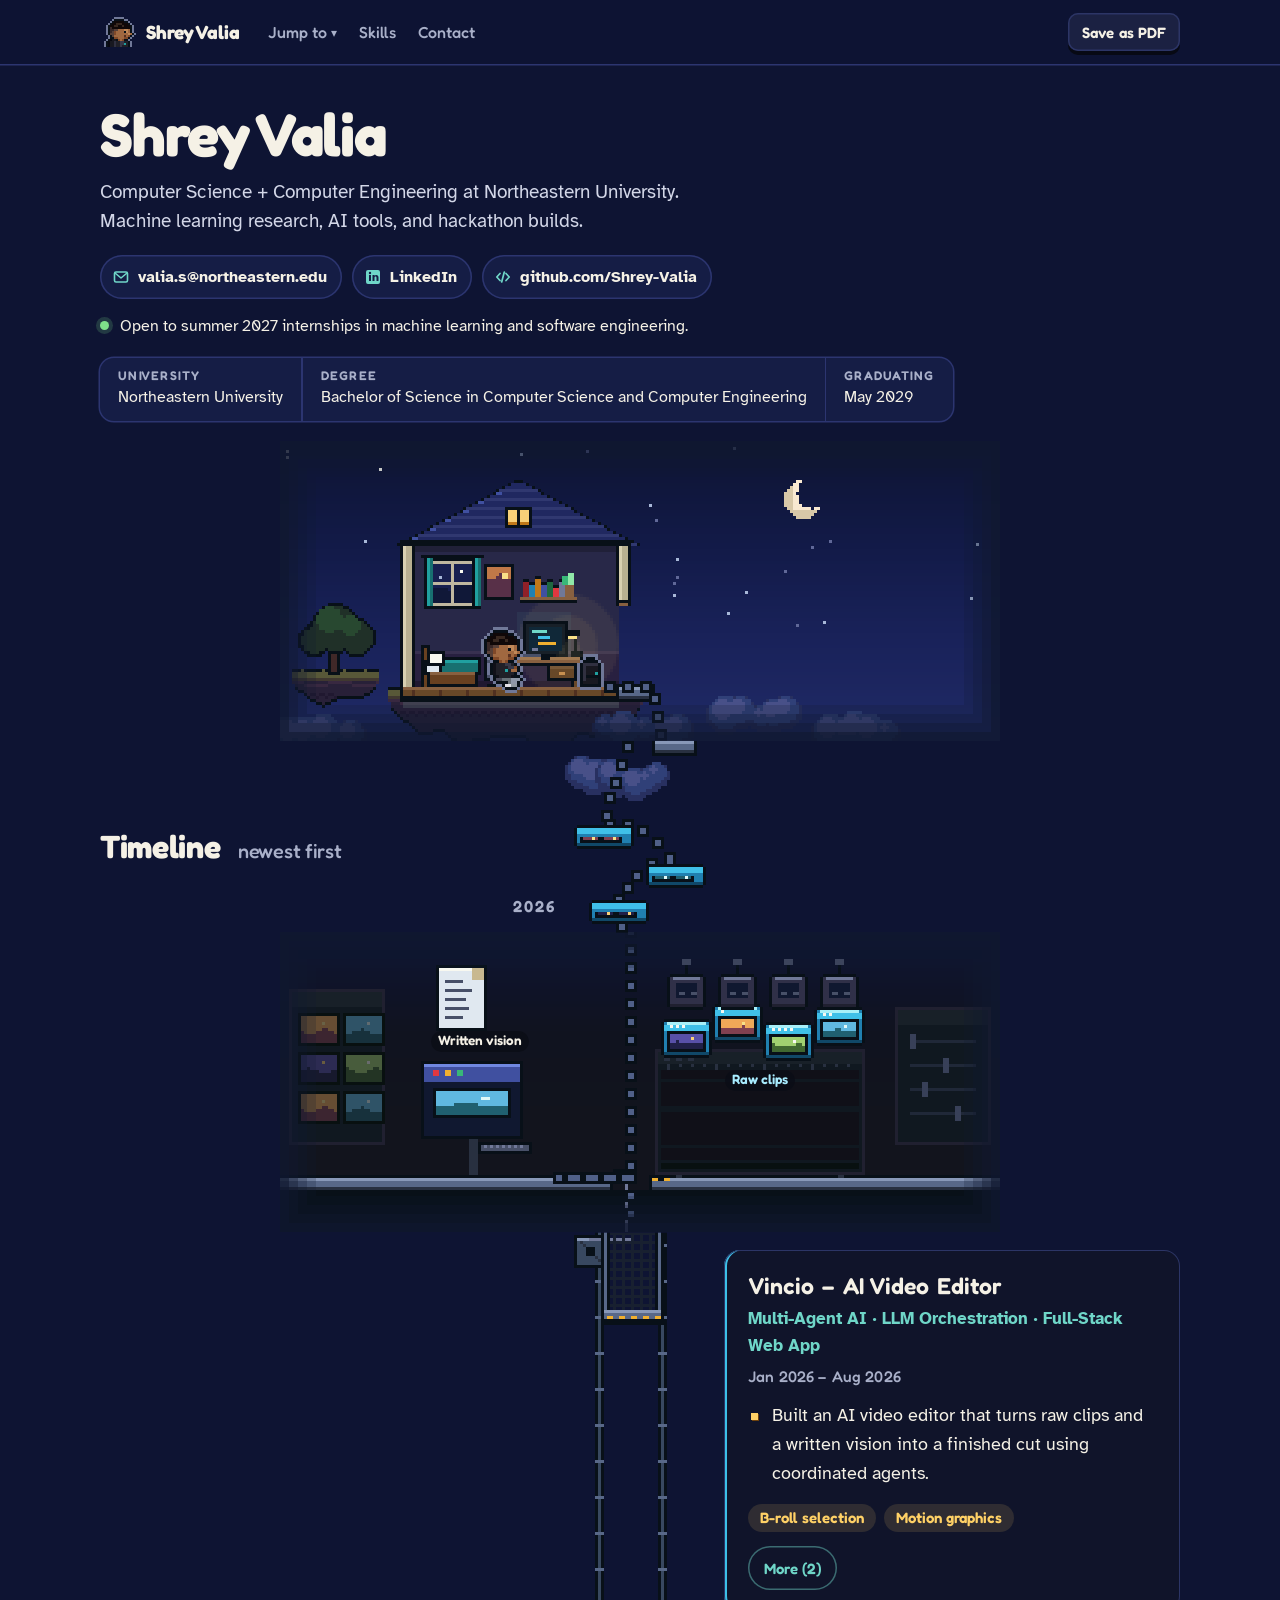
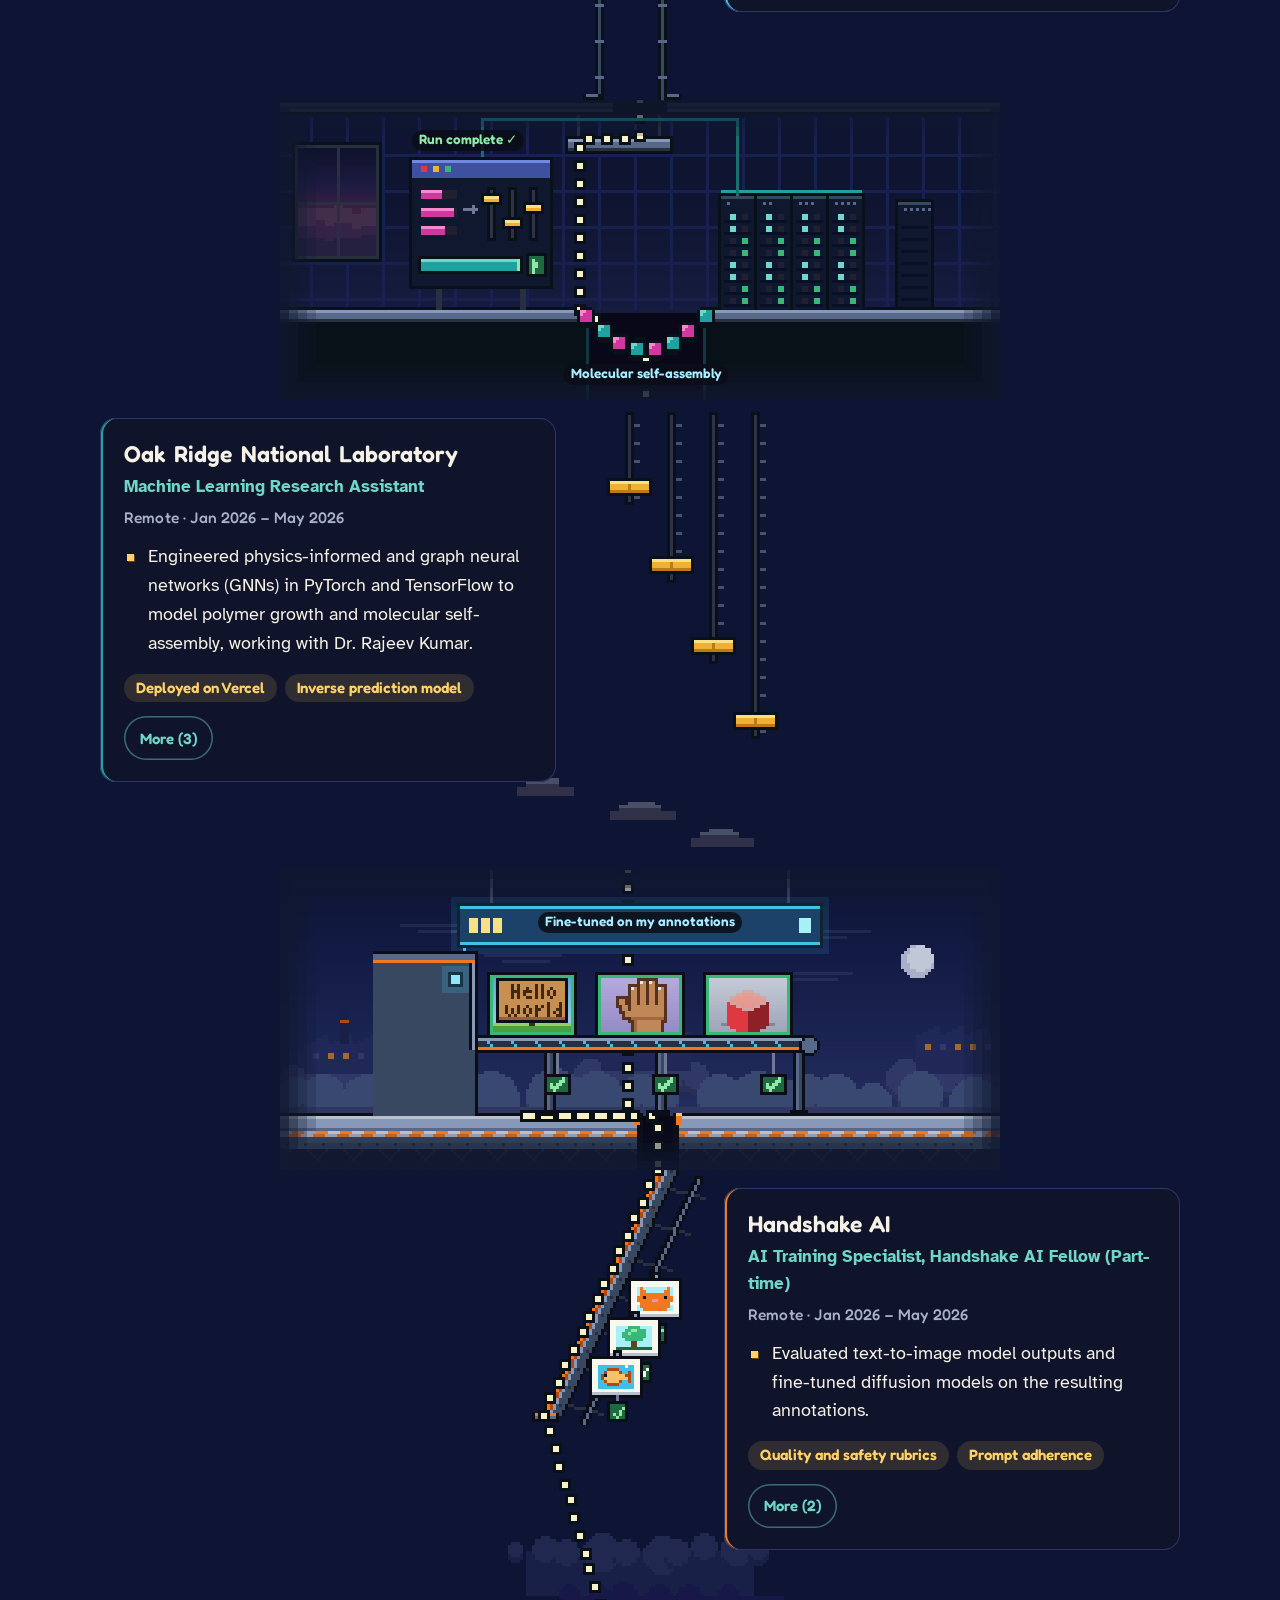
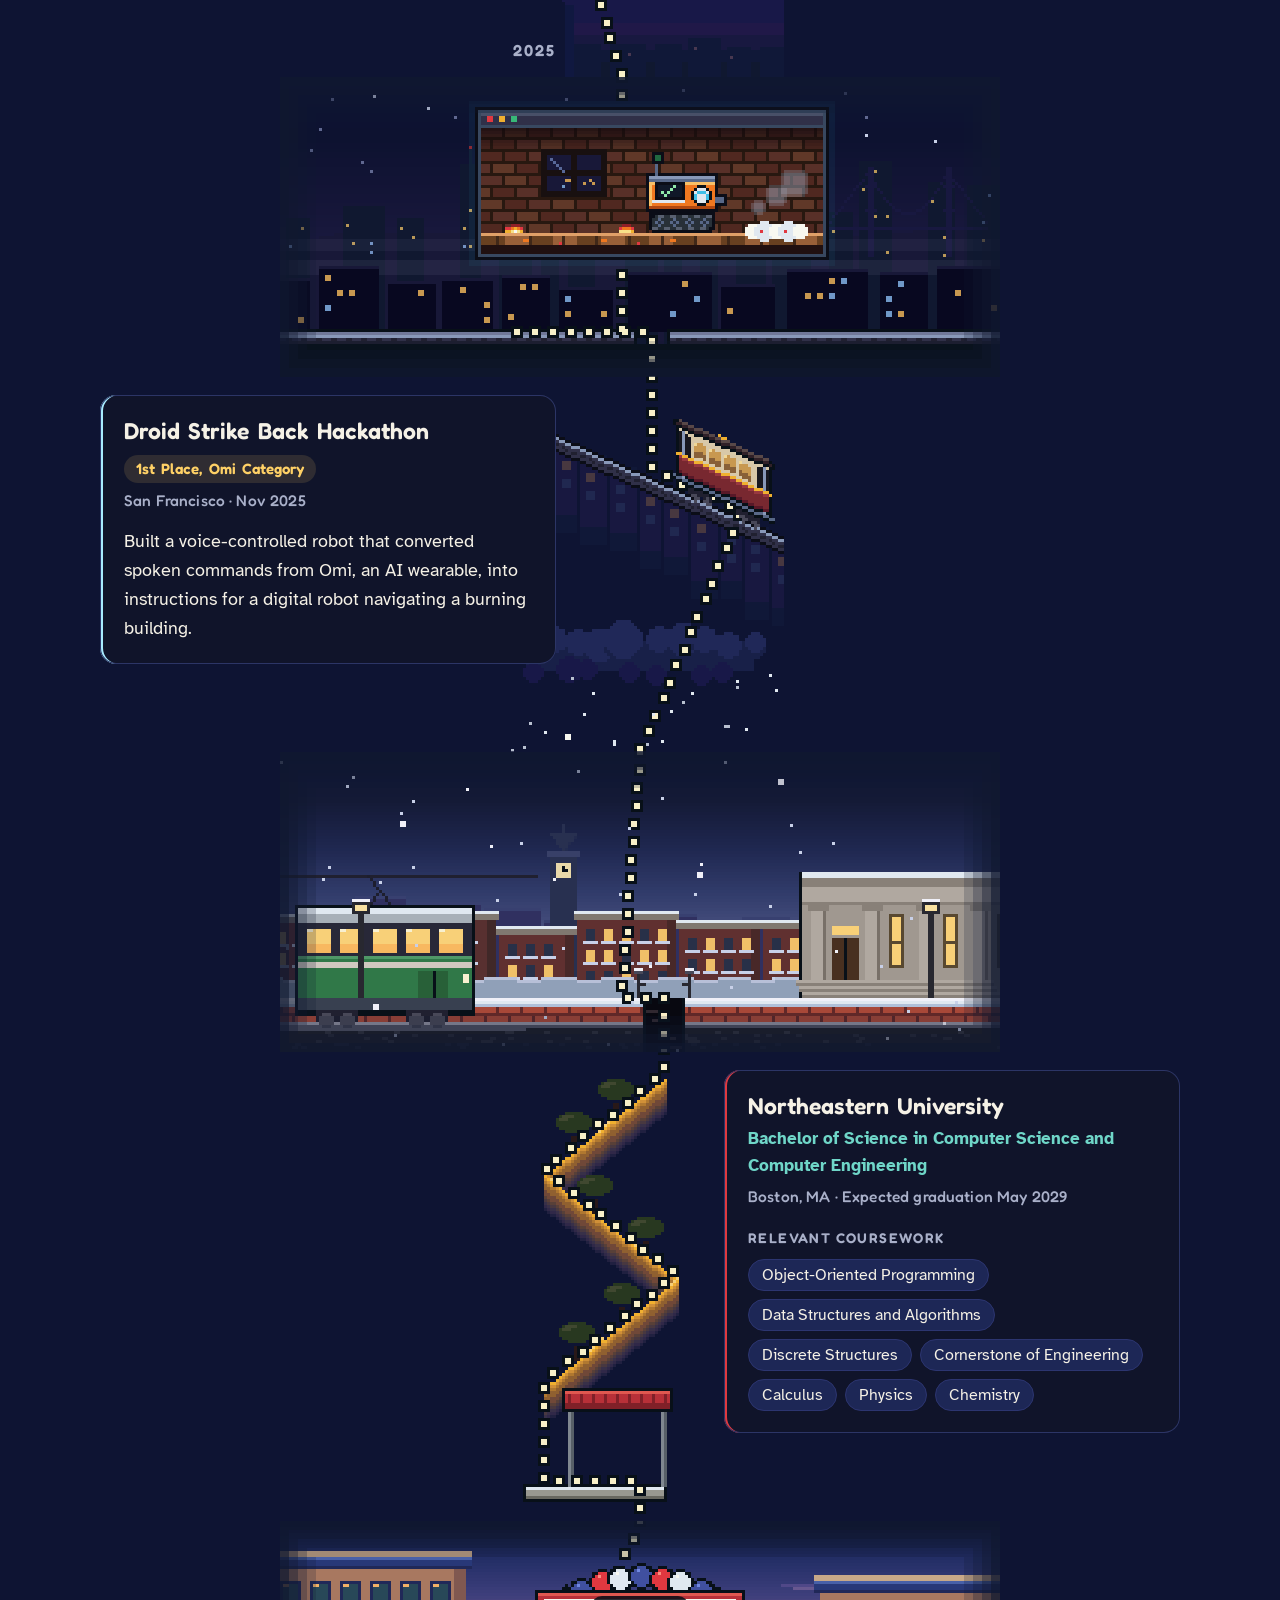
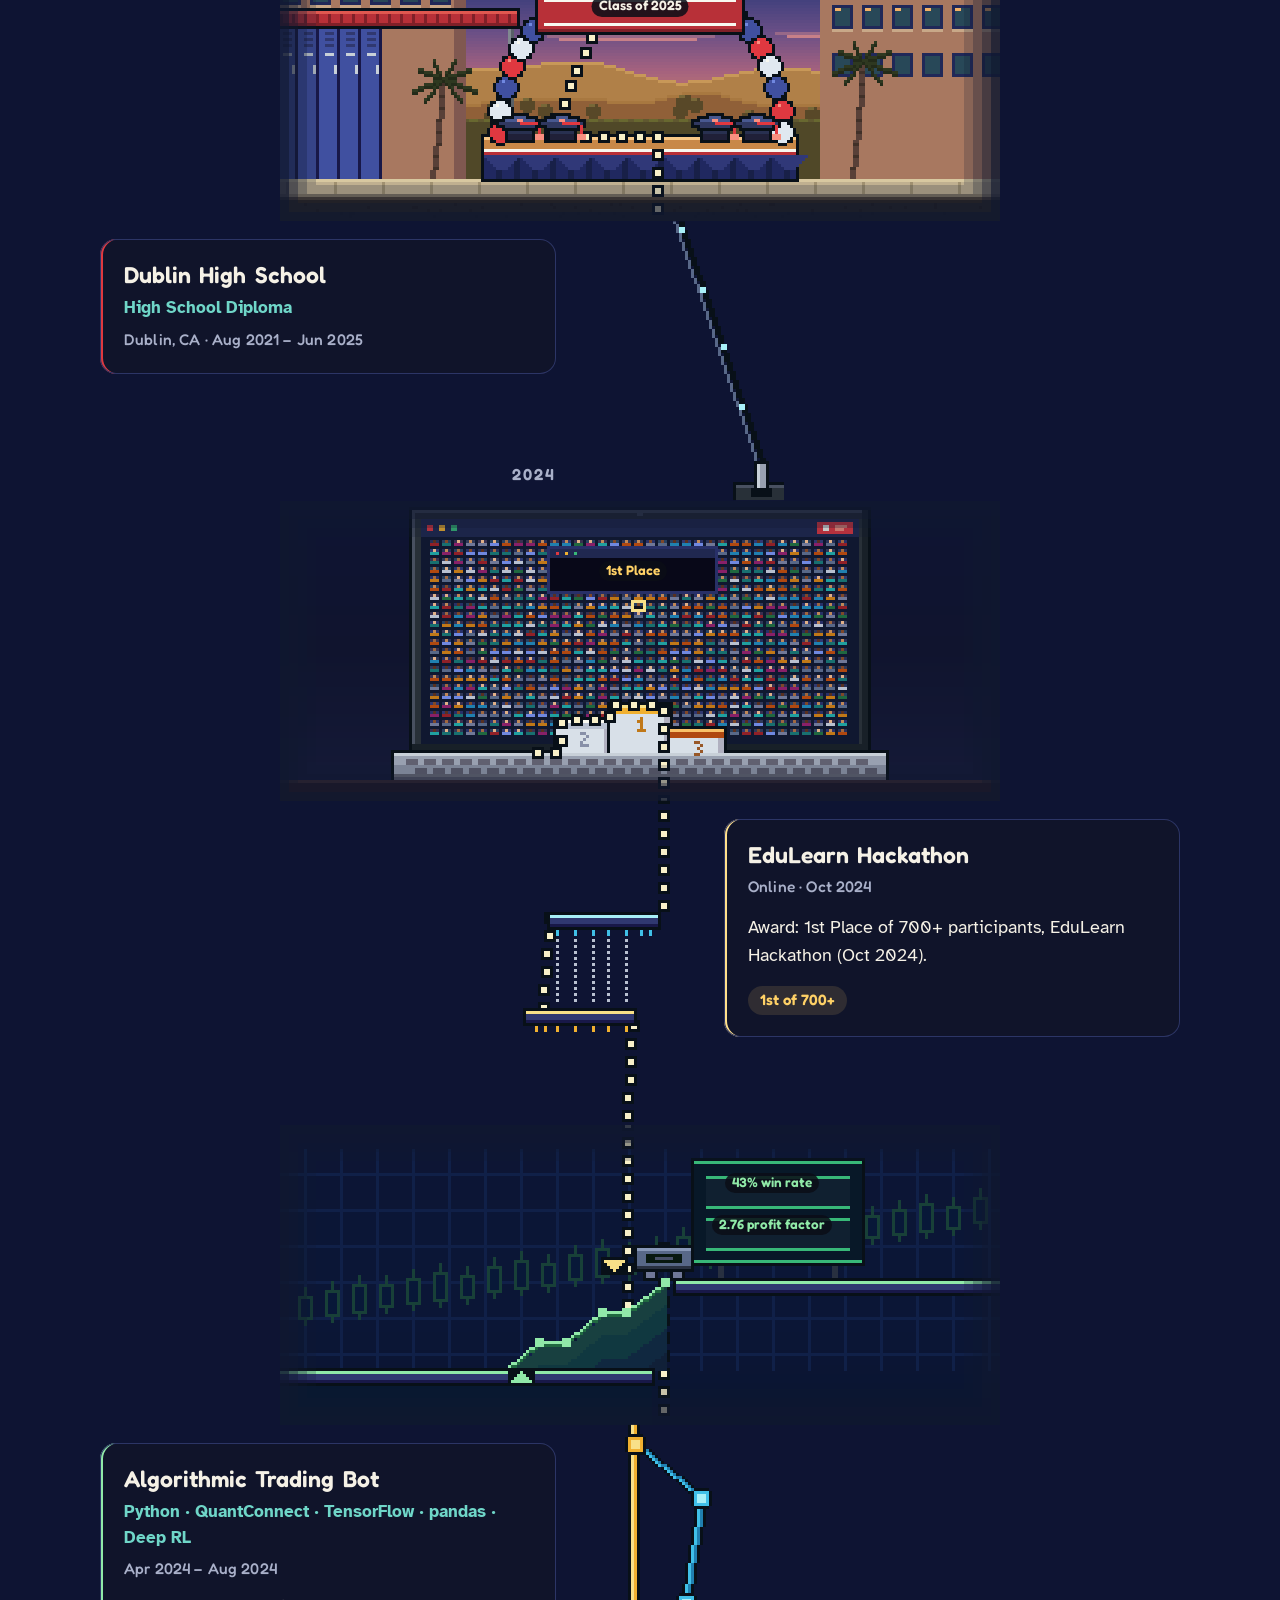
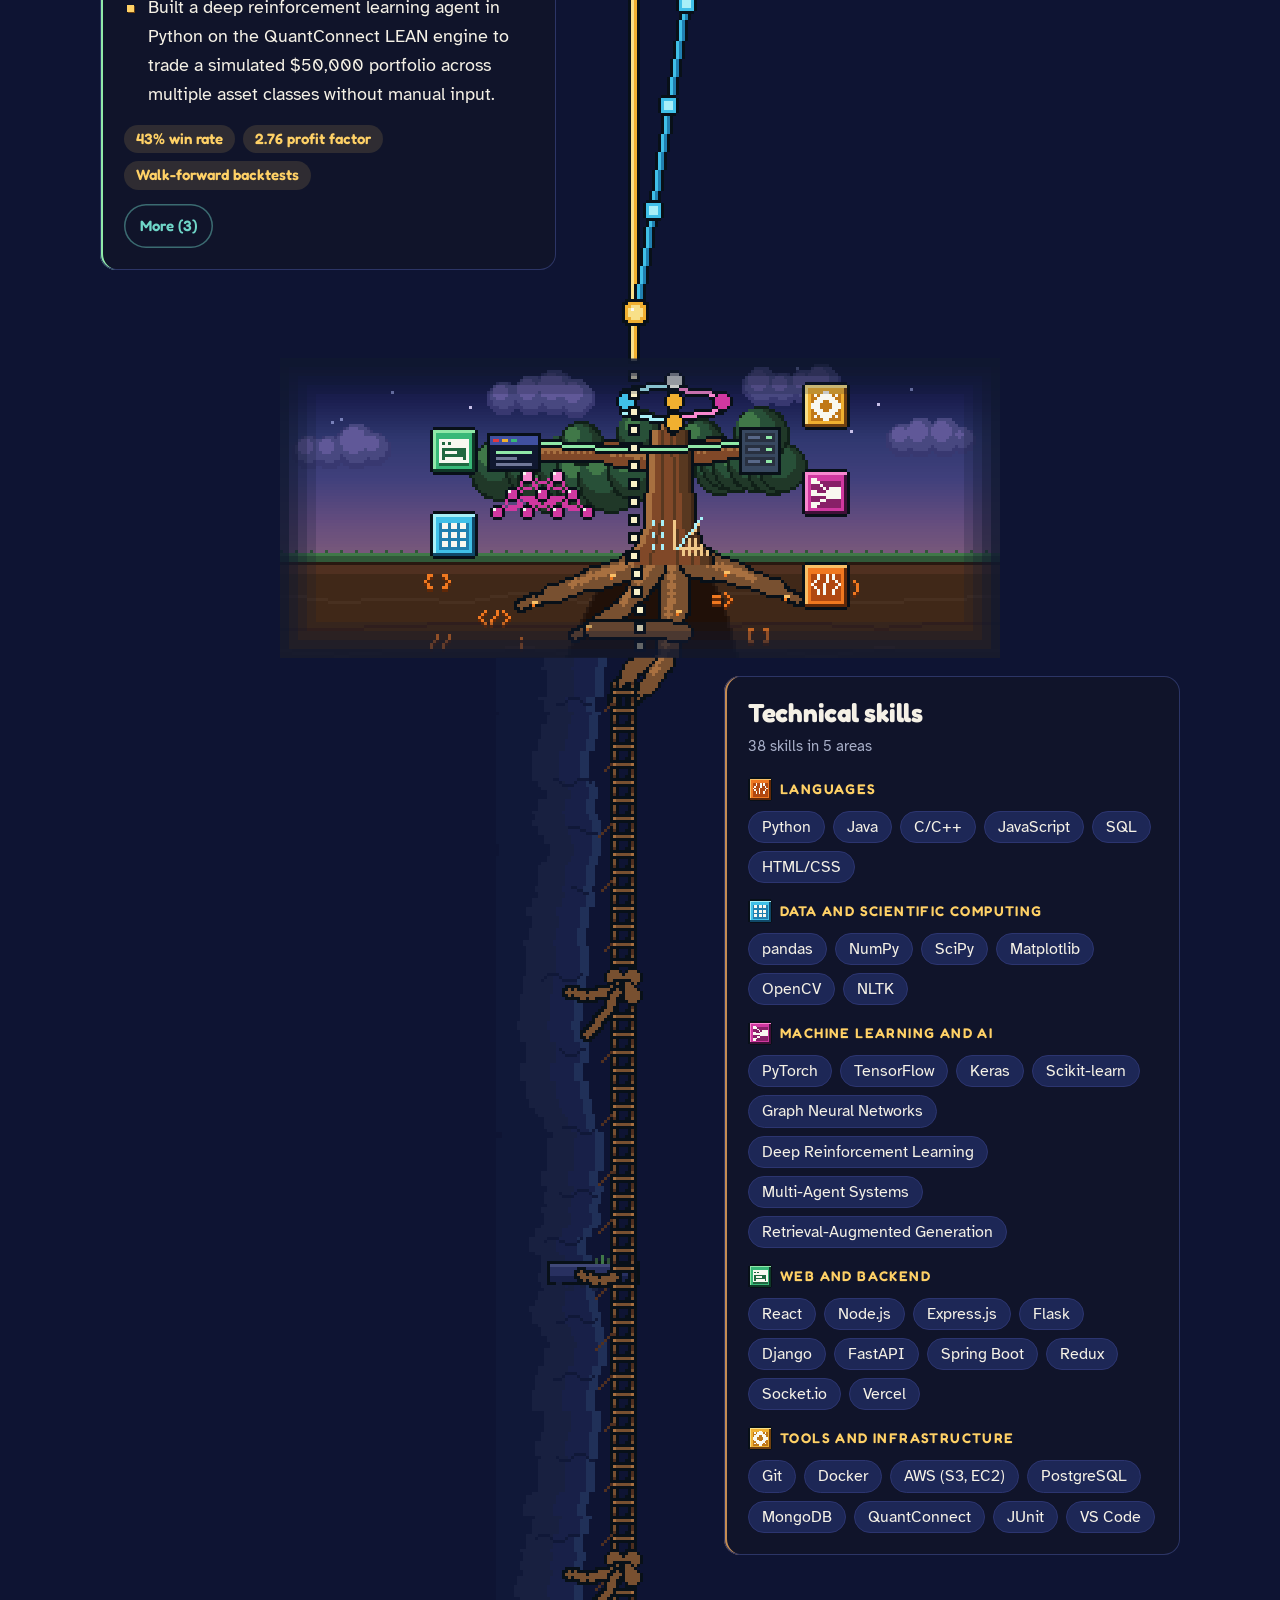
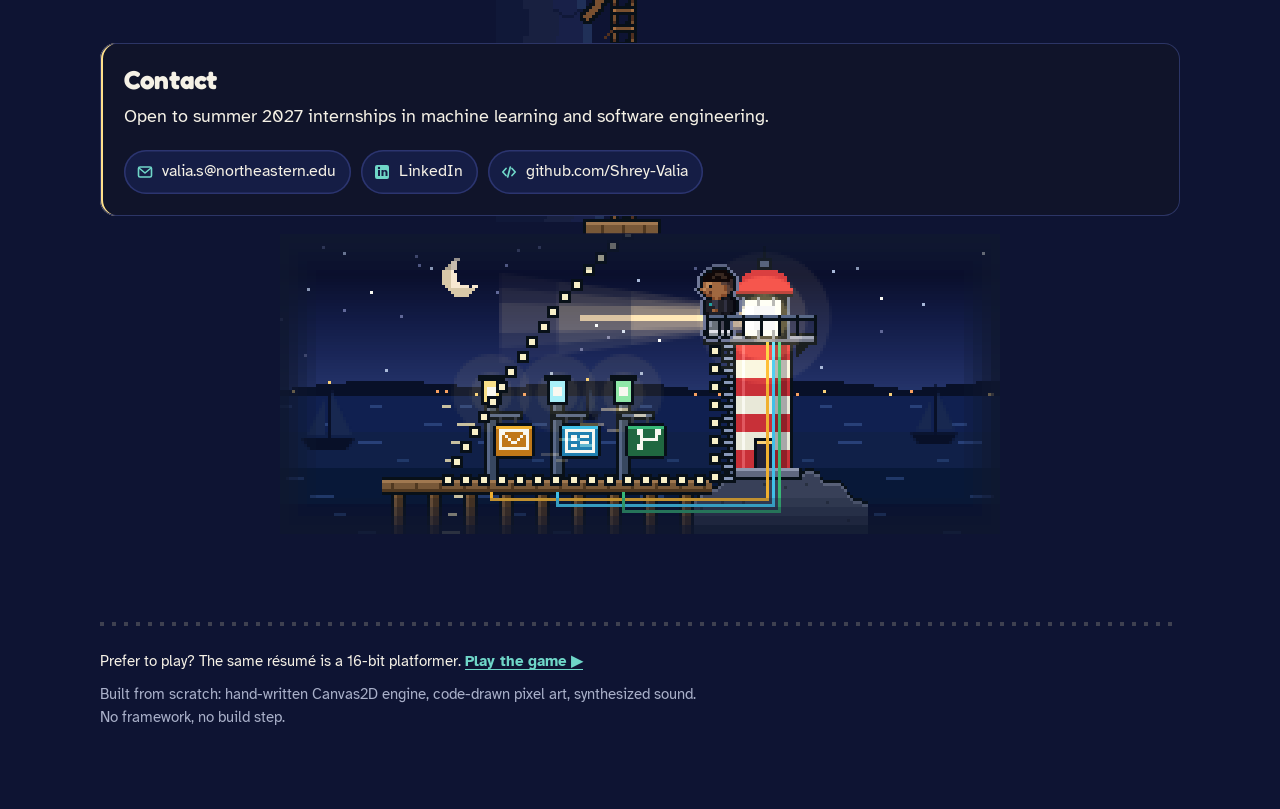
<file: index.html>
<!DOCTYPE html>
<html lang="en">
<head>
<meta charset="utf-8">
<meta name="viewport" content="width=device-width, initial-scale=1, viewport-fit=cover">
<title>Shrey Valia · CS + CE @ Northeastern · ML research</title>
<meta name="description" content="Shrey Valia: Computer Science + Computer Engineering at Northeastern. Machine learning research at Oak Ridge National Laboratory, AI tools, and hackathon wins, as a scrolling pixel-art timeline. The résumé is also a playable 16-bit game.">
<meta name="author" content="Shrey Valia">
<meta name="theme-color" content="#0b0d17">
<link rel="icon" href="data:image/svg+xml,%3Csvg xmlns='http://www.w3.org/2000/svg' viewBox='0 0 16 16' shape-rendering='crispEdges'%3E%3Crect width='16' height='16' fill='%232c3570'/%3E%3Crect x='1' y='1' width='14' height='14' fill='%230f1430'/%3E%3Cpath d='M4 5h1v1h1v1h1v1H6v1H5v1H4V9h1V8h1V7H5V6H4z M8 10h4v1H8z' fill='%236fd6c8'/%3E%3C/svg%3E">
<meta property="og:type" content="website">
<meta property="og:title" content="Shrey Valia · Portfolio">
<meta property="og:description" content="Shrey Valia's work as a scrolling pixel-art timeline: ML research at Oak Ridge National Laboratory, AI projects, hackathon wins. Also playable as a 16-bit game.">

<!-- Boot guard. The page is a plain résumé until the scripts prove they run:
     `js` is added only where ES modules work and we're served over http(s);
     if the app hasn't reported ready in 8 s, the plain résumé comes back.
     The website is the landing view; #play, ?play or ?level= open the game.
     Set here so the first paint is already right; js/ui/page.js applies the
     same rule (mirror DEFAULT_VIEW in js/boot.js if that ever changes). -->
<script>
  (function () {
    var root = document.documentElement;
    if (location.protocol === 'file:') { root.classList.add('file-proto'); return; }
    if (!('noModule' in HTMLScriptElement.prototype)) return;
    root.classList.add('js');
    // CSS px per game px at each breakpoint, rounded as the timeline engine rounds it
    var dpr = window.devicePixelRatio || 1;
    [['--k2', 2], ['--k25', 2.5], ['--k3', 3]].forEach(function (g) { root.style.setProperty(g[0], String(Math.max(1, Math.round(g[1] * dpr)) / dpr)); });
    if (location.hash !== '#play' && !/[?&](play|level)\b/.test(location.search)) root.classList.add('view-page');
    setTimeout(function () {
      if (!root.classList.contains('app-ready')) root.classList.remove('js');
    }, 8000);
  })();
</script>

<link rel="preconnect" href="https://fonts.googleapis.com">
<link rel="preconnect" href="https://fonts.gstatic.com" crossorigin>
<link href="https://fonts.googleapis.com/css2?family=Atkinson+Hyperlegible:ital,wght@0,400;0,700;1,400&family=Fredoka:wght@500;600;700&display=swap" rel="stylesheet">
<link rel="stylesheet" href="css/base.css">
<link rel="stylesheet" href="css/resume.css">
<link rel="stylesheet" href="css/timeline.css" media="screen">
<link rel="stylesheet" href="css/track.css" media="screen">
<link rel="stylesheet" href="css/game.css">

<script type="application/ld+json">
{
  "@context": "https://schema.org",
  "@type": "Person",
  "name": "Shrey Valia",
  "email": "mailto:valia.s@northeastern.edu",
  "address": { "@type": "PostalAddress", "addressLocality": "Dublin", "addressRegion": "CA" },
  "alumniOf": [{ "@type": "CollegeOrUniversity", "name": "Northeastern University" }],
  "sameAs": ["https://www.linkedin.com/in/shrey-valia-7a0041267/", "https://github.com/Shrey-Valia"]
}
</script>
</head>
<body>

<a class="skip" id="skip" href="#timeline">Skip to timeline</a>

<noscript>
  <p class="banner">Turn on JavaScript for the scrolling pixel timeline (and the game). The full résumé is below.</p>
</noscript>
<p class="banner banner--file">To play the game, serve this folder (<code>python3 -m http.server 4173</code>) and open localhost:4173. The full résumé is below.</p>

<!-- ═══ GAME SHELL (hidden unless html.js) ═══════════════════════════════ -->
<div class="game" id="game">
  <div class="stage" id="stage" tabindex="-1">
    <div class="viewport" id="viewport">
      <canvas id="screen" aria-hidden="true"></canvas>

      <div class="hud" id="hud" hidden>
        <div class="hud__left">
          <span class="hud__item hud__lives" title="Lives"><i class="ico ico--head" aria-hidden="true"></i><span class="sr-only">Lives </span>×<b id="hud-lives">5</b></span>
          <span class="hud__item hud__coffee" id="hud-coffee" title="Coffee shield"><i class="ico ico--coffee" aria-hidden="true"></i><span class="sr-only">Coffee shield</span></span>
          <span class="hud__item" title="Bits"><i class="ico ico--bit" aria-hidden="true"></i><span class="sr-only">Bits </span><b id="hud-bits">000</b></span>
          <span class="hud__item hud__facts" title="Facts discovered"><span class="hud__label">Facts</span> <b id="hud-facts">0/34</b></span>
          <span class="hud__item hud__node" id="hud-node"></span>
        </div>
        <div class="hud__right">
          <button class="hud__btn hud__btn--resume" type="button" data-action="resume" aria-keyshortcuts="R"><span class="hud__btn-label">Résumé</span><kbd>R</kbd></button>
          <button class="hud__btn" type="button" data-action="map" aria-keyshortcuts="M"><span class="hud__btn-label">Map</span><kbd>M</kbd></button>
          <button class="hud__btn" type="button" data-action="mute" aria-keyshortcuts="N" aria-pressed="false" id="hud-mute"><span class="hud__btn-label" id="hud-mute-label">Sound off</span><kbd>N</kbd></button>
          <button class="hud__btn" type="button" data-action="pause" aria-keyshortcuts="P"><span class="hud__btn-label">Pause</span><kbd>P</kbd></button>
        </div>
      </div>

      <p class="node-banner" id="node-banner" aria-live="polite"></p>
      <div class="toasts" id="toasts" role="status"></div>

      <!-- title screen: plain HTML so it paints before the art compiles -->
      <section class="title" id="title" aria-labelledby="title-name">
        <div class="title__panel">
          <p class="title__kicker">A playable résumé</p>
          <h1 class="title__name" id="title-name">Shrey Valia</h1>
          <p class="title__pitch">CS + CE @ Northeastern · ML research, AI tools and hackathon builds</p>
          <div class="title__actions">
            <button class="pbtn pbtn--primary" type="button" id="title-play">▶ Play</button>
            <a class="pbtn" href="#page" id="title-page">View as website</a>
          </div>
          <p class="title__links">
            <a href="mailto:valia.s@northeastern.edu">Email</a> ·
            <a href="https://www.linkedin.com/in/shrey-valia-7a0041267/" rel="me">LinkedIn</a> ·
            <a href="https://github.com/Shrey-Valia" rel="me">GitHub</a>
          </p>
          <p class="title__help"><span class="when-keys">Arrow keys to move and jump · ↓ to enter ports · R for the résumé, anytime</span><span class="when-touch">Tap a place on the map to travel · the résumé is always one tap away</span></p>
        </div>
      </section>

      <!-- touch controls (coarse pointers only) -->
      <div class="touch" id="touch" aria-hidden="true">
        <div class="touch__pad">
          <span class="touch__key touch__key--up" data-key="up jump"></span>
          <span class="touch__key touch__key--left" data-key="left"></span>
          <span class="touch__key touch__key--right" data-key="right"></span>
          <span class="touch__key touch__key--down" data-key="down"></span>
        </div>
        <div class="touch__buttons">
          <span class="touch__btn touch__btn--b" data-key="run">B</span>
          <span class="touch__btn touch__btn--a" data-key="jump">A</span>
        </div>
      </div>
    </div>

    <div class="rotate" id="rotate">
      <p class="rotate__icon" aria-hidden="true">⟲</p>
      <p class="rotate__text">Turn your phone sideways to play.</p>
      <div class="rotate__actions">
        <a class="pbtn pbtn--primary" href="#page">View as website</a>
        <button class="pbtn" type="button" id="rotate-play">Play anyway</button>
      </div>
    </div>
  </div>

  <dialog class="card" id="card" aria-labelledby="card-title">
    <p class="card__kicker" id="card-kicker"></p>
    <h2 class="card__title" id="card-title"></h2>
    <div class="card__body" id="card-body"></div>
    <div class="card__foot">
      <span class="card__count" id="card-count"></span>
      <button class="pbtn pbtn--primary" type="button" id="card-ok">Continue ▶</button>
    </div>
  </dialog>

  <dialog class="menu" id="pause" aria-labelledby="pause-title">
    <h2 class="menu__title" id="pause-title">Paused</h2>
    <div class="menu__list">
      <button class="pbtn pbtn--primary" type="button" data-menu="continue">Back to game</button>
      <button class="pbtn" type="button" data-menu="map">Return to map</button>
      <button class="pbtn" type="button" data-menu="resume">Read résumé</button>
      <button class="pbtn" type="button" data-menu="mute" id="menu-mute">Sound: off</button>
      <button class="pbtn" type="button" data-menu="assist" id="menu-assist">Assist mode: off</button>
      <button class="pbtn" type="button" data-menu="skip" id="menu-skip" hidden>Skip this level</button>
      <button class="pbtn pbtn--quiet" type="button" data-menu="reset">Reset progress</button>
    </div>
    <p class="menu__keys">Move ← → · Jump ↑ or Space · Run Shift · Enter a port ↓ · Read a sign Enter · Drop through ↓ + Space · Résumé R · Map M · Sound N</p>
  </dialog>

  <dialog class="menu menu--tally" id="tally" aria-labelledby="tally-title">
    <p class="menu__kicker">Level clear</p>
    <h2 class="menu__title" id="tally-title"></h2>
    <dl class="tally" id="tally-list"></dl>
    <p class="tally__note" id="tally-note"></p>
    <div class="menu__list">
      <button class="pbtn pbtn--primary" type="button" id="tally-ok">Back to map ▶</button>
    </div>
  </dialog>

  <dialog class="menu menu--over" id="gameover" aria-labelledby="over-title">
    <h2 class="menu__title" id="over-title">Game over</h2>
    <p class="menu__sub">(core dumped)</p>
    <p class="menu__text">Lives restored. Every fact you found is saved.</p>
    <div class="menu__list">
      <button class="pbtn pbtn--primary" type="button" id="over-ok">Back to map ▶</button>
    </div>
  </dialog>

  <p class="sr-only" id="sr-status" aria-live="polite"></p>
</div>

<!-- the résumé moves in here while the in-game dialog is open -->
<dialog class="resume-dialog" id="resume-dialog" aria-labelledby="resume-dialog-title">
  <div class="resume-dialog__bar">
    <h2 class="resume-dialog__title" id="resume-dialog-title">Résumé</h2>
    <span class="resume-dialog__found" id="resume-found"></span>
    <a class="pbtn pbtn--small" href="#page">View as website</a>
    <button class="pbtn pbtn--small" type="button" id="resume-close">Close <kbd>Esc</kbd></button>
  </div>
  <nav class="warp" id="warp" aria-label="Fast travel"></nav>
  <div class="resume-dialog__scroll" id="resume-slot"></div>
</dialog>


<!-- ═══ RÉSUMÉ: the single source of truth ════════════════════════════════
     Every fact the game shows is an element here with data-fact="id".
     Level files reference these ids; cards clone these nodes.
     data-skill and data-credit children become bricks and textbooks.
     It is written in timeline order, newest first: one [data-stop] per
     stop, in the order of js/timeline/stops/index.js. With JS off, on
     file:// and in print it is the whole résumé (print regroups it under
     the .print-h headings). With JS the scroll timeline draws a pixel
     scene in each .stop__scene and walks Shrey down the page.
     ════════════════════════════════════════════════════════════════════ -->

<!-- the website's bar. "Save as PDF" prints this page through the print
     styles, so the PDF is always current and never carries a phone number. -->
<nav class="pagebar" id="pagebar" aria-label="Site">
  <a class="pagebar__brand" href="#top"><span class="pagebar__mark" id="pagebar-mark" aria-hidden="true"></span>Shrey Valia</a>
  <span class="pagebar__links">
    <button class="pagebar__jump" type="button" popovertarget="jump">Jump to</button>
    <a href="#skills">Skills</a>
    <a href="#contact-links" data-js-href="#contact">Contact</a>
  </span>
  <span class="pagebar__end">
    <button class="pbtn pbtn--small pagebar__pdf js-only" type="button" id="pagebar-pdf" title="Opens the print dialog: choose Save as PDF">Save as PDF</button>
    <button class="pagebar__menu" type="button" popovertarget="jump">Menu</button>
  </span>
</nav>
<nav class="jump" id="jump" popover aria-label="Jump to">
  <p class="jump__title">Jump to</p>
  <ol class="jump__list">
    <li><a href="#vincio">Vincio – AI Video Editor <span>2026</span></a></li>
    <li><a href="#ornl">Oak Ridge National Laboratory <span>2026</span></a></li>
    <li><a href="#handshake">Handshake AI <span>2026</span></a></li>
    <li><a href="#droid">Droid Strike Back Hackathon <span>2025</span></a></li>
    <li><a href="#neu">Northeastern University</a></li>
    <li><a href="#dhs">Dublin High School <span>2025</span></a></li>
    <li><a href="#edulearn">EduLearn Hackathon <span>2024</span></a></li>
    <li><a href="#trading">Algorithmic Trading Bot <span>2024</span></a></li>
    <li><a href="#skills">Technical skills</a></li>
    <li><a href="#contact-links" data-js-href="#contact">Contact</a></li>
  </ol>
  <p class="jump__more js-only">
    <button class="pbtn pbtn--small" type="button" id="jump-pdf" title="Opens the print dialog: choose Save as PDF">Save as PDF</button>
    <a class="jump__play" href="#play">Play the game ▶</a>
  </p>
</nav>

<main class="resume" id="resume" tabindex="-1">

  <header class="resume__head stop stop--intro" id="top" data-stop="intro" data-node="home">
    <div class="intro__text">
      <div data-fact="p-name" data-title="Shrey Valia" data-kicker="Player one">
        <h1 class="resume__name">Shrey Valia</h1>
        <p class="resume__tag">Computer Science + Computer Engineering at Northeastern University. Machine learning research, AI tools, and hackathon builds.</p>
      </div>
      <ul class="resume__contact" id="contact-links">
        <li data-fact="c-email" data-title="Email" data-kicker="Contact"><a href="mailto:valia.s@northeastern.edu">valia.s@northeastern.edu</a></li>
        <li data-fact="c-linkedin" data-title="LinkedIn" data-kicker="Contact"><a href="https://www.linkedin.com/in/shrey-valia-7a0041267/" rel="me"><span class="link-url">linkedin.com/in/shrey-valia-7a0041267</span></a></li>
        <li data-fact="c-github" data-title="GitHub" data-kicker="Contact"><a href="https://github.com/Shrey-Valia" rel="me">github.com/Shrey-Valia</a></li>
      </ul>
      <p class="resume__open" data-fact="c-open" data-title="Open to work" data-kicker="Contact">Open to summer 2027 internships in machine learning and software engineering.</p>
    </div>
    <div class="stop__scene" aria-hidden="true"></div>
  </header>

  <section class="timeline" id="timeline" aria-labelledby="h-timeline">
    <h2 class="timeline__title" id="h-timeline">Timeline <span>newest first</span></h2>
    <h2 class="print-h" id="h-experience" data-group="experience">Experience</h2>
    <h2 class="print-h" id="h-projects" data-group="projects">Projects</h2>
    <h2 class="print-h" id="h-education" data-group="education">Education &amp; honors</h2>

    <p class="year-mark" aria-hidden="true">2026</p>

    <article class="entry stop" id="vincio" data-stop="vincio" data-node="vincio" data-group="projects" data-kicker="Project · Vincio">
      <div class="stop__scene" aria-hidden="true"></div>
      <div class="stop__card">
        <header class="entry__head" data-fact="p-vincio" data-title="Vincio – AI Video Editor">
          <h3>Vincio – AI Video Editor</h3>
          <p class="entry__role">Multi-Agent AI · LLM Orchestration · Full-Stack Web App</p>
          <p class="entry__meta"><time datetime="2026-01">Jan 2026</time> – <time datetime="2026-08">Aug 2026</time></p>
        </header>
        <ul class="entry__list" id="vincio-list">
          <li data-fact="p-vincio-1" data-title="Raw clips in, finished cut out">Built an AI video editor that turns raw clips and a written vision into a finished cut using coordinated agents.</li>
          <li class="is-more" data-fact="p-vincio-2" data-title="Agent capabilities">Implemented agent capabilities for <span data-chip="">B-roll selection</span>, <span data-chip="">motion graphics</span>, transitions, and on-screen text.</li>
          <li class="is-more" data-fact="p-vincio-3" data-title="Full stack">Developed the front end and the agent layer, and contributed to database management, authentication, and agent memory.</li>
        </ul>
      </div>
    </article>

    <article class="entry stop" id="ornl" data-stop="ornl" data-node="ornl" data-group="experience" data-kicker="Oak Ridge National Laboratory · ML Research Assistant">
      <div class="stop__scene" aria-hidden="true"></div>
      <div class="stop__card">
        <header class="entry__head" data-fact="x-ornl" data-title="Oak Ridge National Laboratory">
          <h3>Oak Ridge National Laboratory</h3>
          <p class="entry__role">Machine Learning Research Assistant</p>
          <p class="entry__meta">Remote · <time datetime="2026-01">Jan 2026</time> – <time datetime="2026-05">May 2026</time></p>
        </header>
        <ul class="entry__list" id="ornl-list">
          <li data-fact="x-ornl-1" data-title="Physics-informed GNNs">Engineered physics-informed and graph neural networks (GNNs) in PyTorch and TensorFlow to model polymer growth and molecular self-assembly, working with Dr. Rajeev Kumar.</li>
          <li class="is-more" data-fact="x-ornl-2" data-title="Models in the browser">Built the front end of an internal web tool <span data-chip="">deployed on Vercel</span> that let scientists configure, train, and run the group’s models from the browser instead of editing scripts by hand.</li>
          <li class="is-more" data-fact="x-ornl-3" data-title="Inverse design">Developed an <span data-chip="">inverse prediction model</span> with the team to estimate polymer design inputs from target properties.</li>
          <li class="is-more" data-fact="x-ornl-4" data-title="Faster experiments">Automated preprocessing pipelines in pandas and NumPy and parallelized GPU training, cutting experiment turnaround.</li>
        </ul>
      </div>
    </article>

    <article class="entry stop" id="handshake" data-stop="handshake" data-node="handshake" data-group="experience" data-kicker="Handshake AI · AI Training Specialist">
      <div class="stop__scene" aria-hidden="true"></div>
      <div class="stop__card">
        <header class="entry__head" data-fact="x-hs" data-title="Handshake AI">
          <h3>Handshake AI</h3>
          <p class="entry__role">AI Training Specialist, Handshake AI Fellow (Part-time)</p>
          <p class="entry__meta">Remote · <time datetime="2026-01">Jan 2026</time> – <time datetime="2026-05">May 2026</time></p>
        </header>
        <ul class="entry__list" id="handshake-list">
          <li data-fact="x-hs-2" data-title="Diffusion fine-tuning">Evaluated text-to-image model outputs and fine-tuned diffusion models on the resulting annotations.</li>
          <li class="is-more" data-fact="x-hs-1" data-title="Data quality">Labeled and audited training data for generative AI models against strict <span data-chip="">quality and safety rubrics</span>.</li>
          <li class="is-more" data-fact="x-hs-3" data-title="Failure analysis">Diagnosed recurring model failure cases and delivered corrective feedback to improve <span data-chip="">prompt adherence</span>.</li>
        </ul>
      </div>
    </article>

    <p class="year-mark" aria-hidden="true">2025</p>

    <article class="entry stop" id="droid" data-stop="droid" data-node="droid" data-group="education" data-kicker="Award · Droid Strike Back Hackathon">
      <div class="stop__scene" aria-hidden="true"></div>
      <div class="stop__card">
        <header class="entry__head" data-fact="a-droid" data-title="1st Place, Omi Category">
          <h3><span class="entry__award" data-chip="inline">1st Place, Omi Category</span><span class="entry__sep"> · </span><span class="entry__title">Droid Strike Back Hackathon</span></h3>
          <p class="entry__meta">San Francisco · <time datetime="2025-11">Nov 2025</time></p>
        </header>
        <p class="entry__text" data-fact="a-droid-build" data-title="The build">Built a voice-controlled robot that converted spoken commands from Omi, an AI wearable, into instructions for a digital robot navigating a burning building.</p>
      </div>
    </article>

    <article class="entry stop" id="neu" data-stop="neu" data-node="neu" data-group="education" data-kicker="Northeastern University">
      <div class="stop__scene" aria-hidden="true"></div>
      <div class="stop__card">
        <header class="entry__head" data-fact="e-neu" data-title="Northeastern University">
          <h3 data-snap="University">Northeastern University</h3>
          <p class="entry__role" data-snap="Degree">Bachelor of Science in Computer Science and Computer Engineering</p>
          <p class="entry__meta">Boston, MA · Expected graduation <time datetime="2029-05" data-snap="Graduating">May 2029</time></p>
        </header>
        <div class="entry__block" data-fact="e-neu-courses" data-title="Relevant coursework">
          <p class="entry__label">Relevant coursework</p>
          <ul class="chips">
            <li data-credit>Object-Oriented Programming</li>
            <li data-credit>Data Structures and Algorithms</li>
            <li data-credit>Discrete Structures</li>
            <li data-credit>Cornerstone of Engineering</li>
            <li data-credit>Calculus</li>
            <li data-credit>Physics</li>
            <li data-credit>Chemistry</li>
          </ul>
        </div>
      </div>
    </article>

    <article class="entry stop" id="dhs" data-stop="dhs" data-node="dhs" data-group="education" data-kicker="Dublin High School">
      <div class="stop__scene" aria-hidden="true"></div>
      <div class="stop__card">
        <header class="entry__head" data-fact="e-dhs" data-title="Dublin High School">
          <h3>Dublin High School</h3>
          <p class="entry__role">High School Diploma</p>
          <p class="entry__meta">Dublin, CA · <time datetime="2021-08">Aug 2021</time> – <time datetime="2025-06">Jun 2025</time></p>
        </header>
      </div>
    </article>

    <p class="year-mark" aria-hidden="true">2024</p>

    <article class="entry stop" id="edulearn" data-stop="edulearn" data-node="dhs" data-group="education" data-kicker="Award · EduLearn Hackathon">
      <div class="stop__scene" aria-hidden="true"></div>
      <div class="stop__card">
        <header class="entry__head">
          <h3>EduLearn Hackathon</h3>
          <p class="entry__meta">Online · <time datetime="2024-10">Oct 2024</time></p>
        </header>
        <p class="entry__text" data-fact="a-edulearn" data-title="1st of 700+">Award: <span data-chip="of 700+">1st</span> Place of 700+ participants, EduLearn Hackathon (Oct 2024).</p>
      </div>
    </article>

    <article class="entry stop" id="trading" data-stop="trading" data-node="trading" data-group="projects" data-kicker="Project · Algorithmic Trading Bot">
      <div class="stop__scene" aria-hidden="true"></div>
      <div class="stop__card">
        <header class="entry__head" data-fact="p-trade" data-title="Algorithmic Trading Bot">
          <h3>Algorithmic Trading Bot</h3>
          <p class="entry__role">Python · QuantConnect · TensorFlow · pandas · Deep RL</p>
          <p class="entry__meta"><time datetime="2024-04">Apr 2024</time> – <time datetime="2024-08">Aug 2024</time></p>
        </header>
        <ul class="entry__list" id="trading-list">
          <li data-fact="p-trade-1" data-title="Deep RL agent">Built a deep reinforcement learning agent in Python on the QuantConnect LEAN engine to trade a simulated $50,000 portfolio across multiple asset classes without manual input.</li>
          <li class="is-more" data-fact="p-trade-2" data-title="One clean dataset">Organized the project’s market data in pandas and NumPy, cleaning and time-aligning Level II order-flow and microstructure feeds into one consistent dataset for every backtest.</li>
          <li class="is-more" data-fact="p-trade-3" data-title="Q-learning and PPO">Engineered entry and exit signals from that dataset and trained policies in TensorFlow with Q-learning and PPO.</li>
          <li class="is-more" data-fact="p-trade-4" data-title="Walk-forward results">Achieved a <span data-chip="win rate">43%</span> win rate and <span data-chip="profit factor">2.76</span> profit factor in <span data-chip="">walk-forward backtests</span> on a custom event-driven framework.</li>
        </ul>
      </div>
    </article>
  </section>

  <section class="resume__section stop" id="skills" data-stop="skills" data-node="tree" data-group="skills" data-kicker="Skills" aria-labelledby="h-skills">
    <div class="stop__scene" aria-hidden="true"></div>
    <div class="stop__card">
      <h2 id="h-skills">Technical skills</h2>
      <div class="skills">
        <div class="skillset" data-fact="s-lang" data-title="Languages">
          <h3>Languages</h3>
          <ul class="chips"><li data-skill>Python</li><li data-skill>Java</li><li data-skill>C/C++</li><li data-skill>JavaScript</li><li data-skill>SQL</li><li data-skill>HTML/CSS</li></ul>
        </div>
        <div class="skillset" data-fact="s-data" data-title="Data and scientific computing">
          <h3>Data and scientific computing</h3>
          <ul class="chips"><li data-skill>pandas</li><li data-skill>NumPy</li><li data-skill>SciPy</li><li data-skill>Matplotlib</li><li data-skill>OpenCV</li><li data-skill>NLTK</li></ul>
        </div>
        <div class="skillset" data-fact="s-ml" data-title="Machine learning and AI">
          <h3>Machine learning and AI</h3>
          <ul class="chips"><li data-skill>PyTorch</li><li data-skill>TensorFlow</li><li data-skill>Keras</li><li data-skill>Scikit-learn</li><li data-skill>Graph Neural Networks</li><li data-skill>Deep Reinforcement Learning</li><li data-skill>Multi-Agent Systems</li><li data-skill>Retrieval-Augmented Generation</li></ul>
        </div>
        <div class="skillset" data-fact="s-web" data-title="Web and backend">
          <h3>Web and backend</h3>
          <ul class="chips"><li data-skill>React</li><li data-skill>Node.js</li><li data-skill>Express.js</li><li data-skill>Flask</li><li data-skill>Django</li><li data-skill>FastAPI</li><li data-skill>Spring Boot</li><li data-skill>Redux</li><li data-skill>Socket.io</li><li data-skill>Vercel</li></ul>
        </div>
        <div class="skillset" data-fact="s-tools" data-title="Tools and infrastructure">
          <h3>Tools and infrastructure</h3>
          <ul class="chips"><li data-skill>Git</li><li data-skill>Docker</li><li data-skill>AWS (S3, EC2)</li><li data-skill>PostgreSQL</li><li data-skill>MongoDB</li><li data-skill>QuantConnect</li><li data-skill>JUnit</li><li data-skill>VS Code</li></ul>
        </div>
      </div>
    </div>
  </section>

  <!-- the end of the path: the intro's open-to-work line and links, copied
       in by js/ui/cards.js (no data-fact, so every fact stays single) -->
  <section class="resume__section stop js-only" id="contact" data-stop="contact" data-node="lighthouse" data-kicker="Contact" aria-labelledby="h-contact">
    <div class="stop__scene" aria-hidden="true"></div>
    <div class="stop__card">
      <h2 id="h-contact">Contact</h2>
    </div>
  </section>

  <footer class="resume__foot">
    <p class="foot-play js-only">Prefer to play? The same résumé is a 16-bit platformer. <a href="#play">Play the game ▶</a></p>
    <p>Built from scratch: hand-written Canvas2D engine, code-drawn pixel art, synthesized sound. No framework, no build step.</p>
  </footer>
</main>

<script type="module" src="js/boot.js" onerror="document.documentElement.classList.remove('js')"></script>
</body>
</html>
</file>
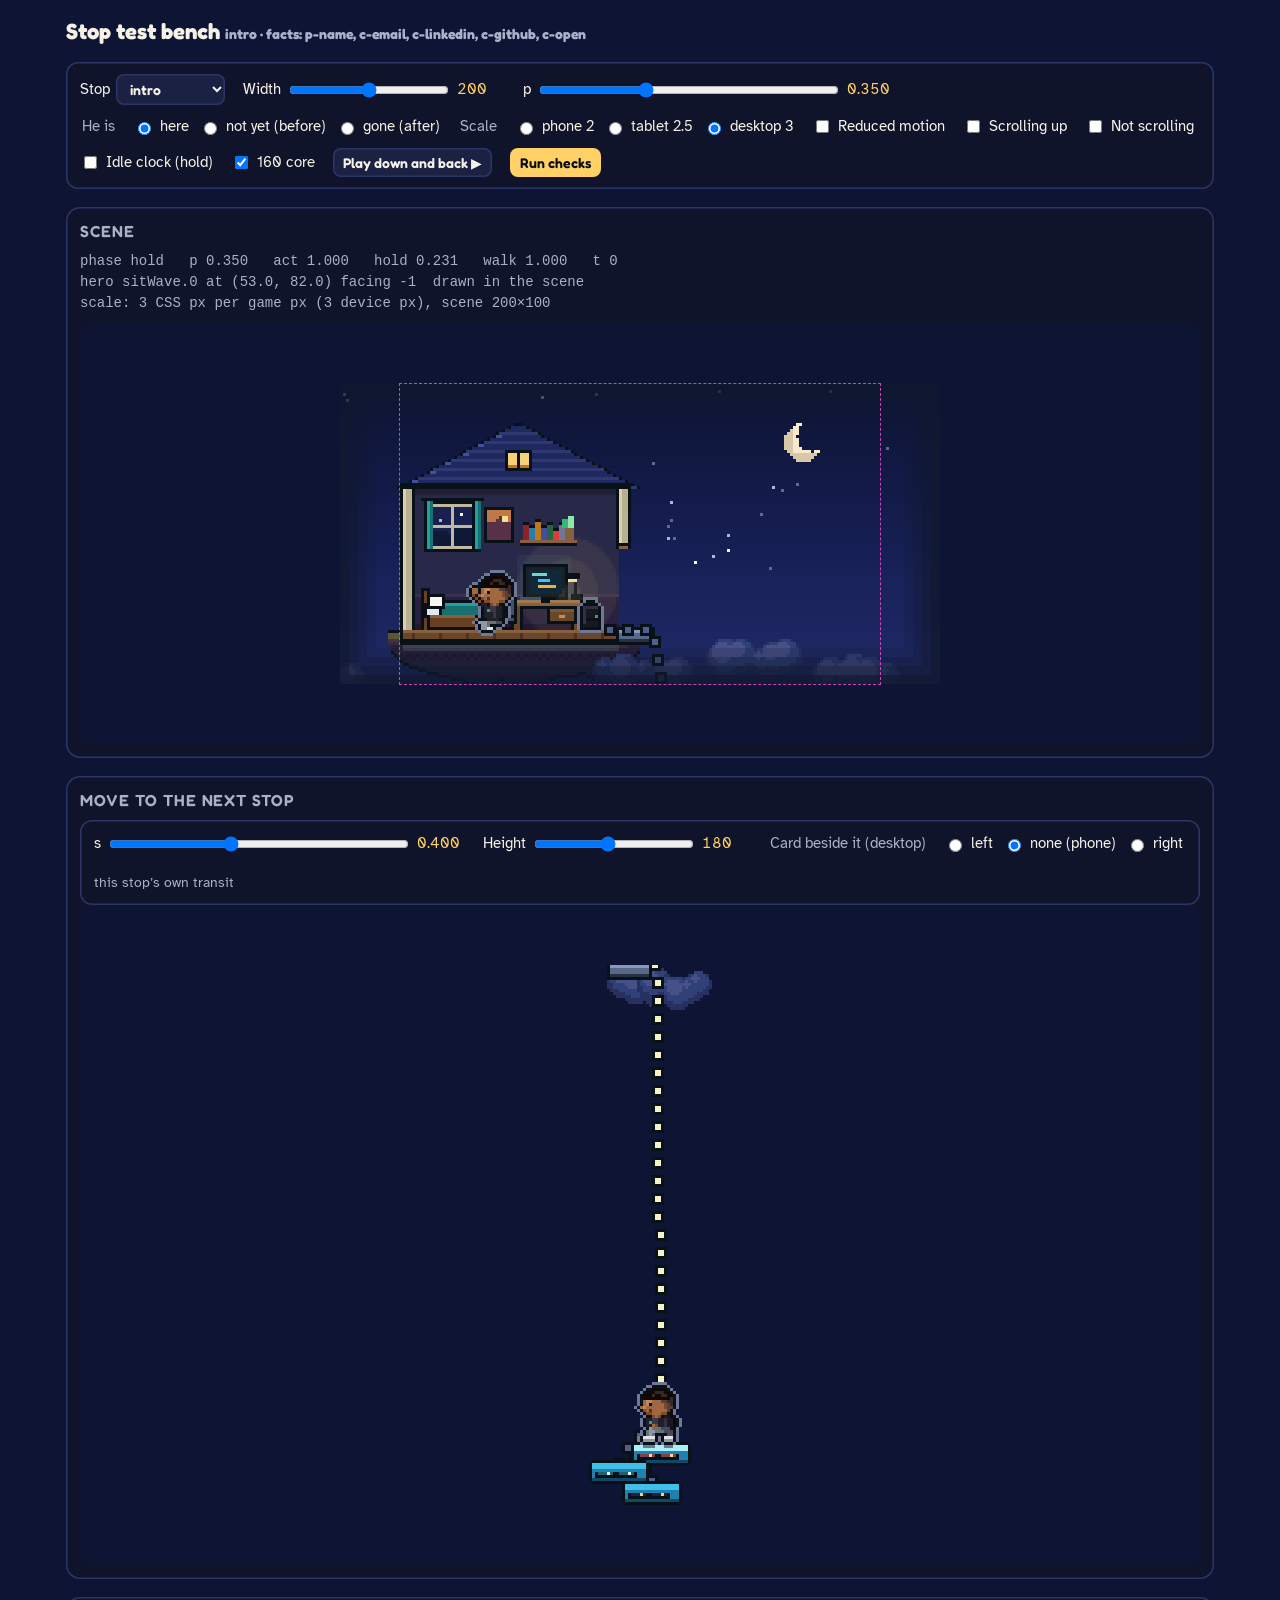
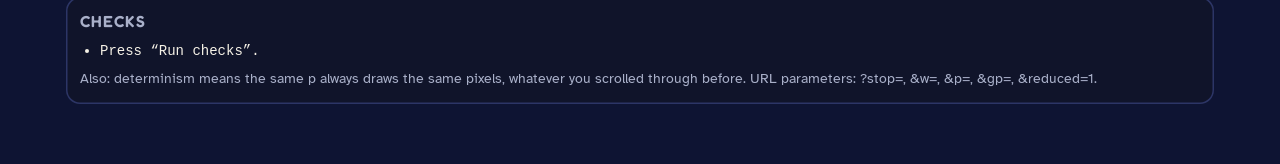
<file: tools/stop.html>
<!DOCTYPE html>
<html lang="en">
<head>
<meta charset="utf-8">
<meta name="viewport" content="width=device-width, initial-scale=1">
<title>Stop test bench</title>
<meta name="robots" content="noindex">
<link rel="preconnect" href="https://fonts.googleapis.com">
<link rel="preconnect" href="https://fonts.gstatic.com" crossorigin>
<link href="https://fonts.googleapis.com/css2?family=Atkinson+Hyperlegible:wght@400;700&family=Fredoka:wght@500;600;700&display=swap" rel="stylesheet">
<link rel="stylesheet" href="../css/base.css">
<link rel="stylesheet" href="../css/track.css">
<style>
  body { font-size: 15px; }
  .bench { display: grid; gap: 18px; max-width: 1180px; margin: 0 auto; padding: 18px 16px 60px; }
  .bench h1 { margin: 0; font: 700 22px var(--display); }
  .bench h2 { margin: 0 0 10px; font: 600 16px var(--display); color: var(--muted); letter-spacing: 0.06em; text-transform: uppercase; }
  .controls { display: flex; flex-wrap: wrap; gap: 10px 18px; align-items: center; padding: 12px 14px; border-radius: 12px; background: var(--panel); box-shadow: inset 0 0 0 1.5px var(--line); }
  .controls label { display: inline-flex; align-items: center; gap: 6px; }
  .controls output { min-width: 3.2em; font-variant-numeric: tabular-nums; color: var(--gold); }
  .controls input[type="range"] { width: 160px; }
  .controls .wide input[type="range"] { width: 300px; }
  .controls fieldset { display: inline-flex; gap: 10px; margin: 0; padding: 0; border: 0; }
  .controls legend { float: left; margin-right: 6px; color: var(--muted); }
  .controls select, .controls button { font: 600 14px var(--display); padding: 6px 10px; border-radius: 8px; border: 0; background: var(--panel-2); color: var(--text); box-shadow: inset 0 0 0 1.5px var(--line); cursor: pointer; }
  .controls button.primary { background: var(--gold); color: var(--ink); box-shadow: none; }
  .panel { padding: 14px; border-radius: 14px; background: var(--panel); box-shadow: inset 0 0 0 1.5px var(--line); }
  .readout { margin: 0 0 10px; font: 500 14px/1.5 ui-monospace, Menlo, monospace; color: var(--muted); white-space: pre-wrap; }
  /* the stage: the page colour, room above and below for him to step in and out */
  .stage { position: relative; overflow: hidden; padding: 60px 0; background: var(--night); border-radius: 10px; }
  .box { position: relative; margin: 0 auto; }
  .core { position: absolute; top: 0; bottom: 0; outline: 1px dashed rgba(255, 79, 216, 0.8); pointer-events: none; }
  .stage.no-core .core { display: none; }
  .results { margin: 0; padding-left: 20px; font: 14px/1.5 ui-monospace, Menlo, monospace; }
  .results .bad { color: #ff8f7f; }
  .results .note { color: var(--gold); }
  .results .good { color: var(--green); }
  .hint { margin: 6px 0 0; color: var(--muted); font-size: 14px; }
  /* where the card sits beside the connector on desktop: everything under it is hidden */
  .card-mock { position: absolute; top: 0; bottom: 0; z-index: 2; padding: 8px 12px; border-radius: 10px; background: rgba(16, 20, 42, 0.9); box-shadow: inset 0 0 0 1.5px var(--line); color: var(--muted); font: 600 13px var(--display); }
</style>
</head>
<body>
<div class="bench">
  <h1>Stop test bench <span class="hint" id="title"></span></h1>

  <form class="controls" id="controls" onsubmit="return false">
    <label>Stop <select id="stop"></select></label>
    <label>Width <input type="range" id="w" min="160" max="240" step="2" value="200"> <output id="w-out"></output></label>
    <label class="wide">p <input type="range" id="p" min="0" max="1" step="0.001" value="0.35"> <output id="p-out"></output></label>
    <fieldset><legend>He is</legend>
      <label><input type="radio" name="state" value="here" checked> here</label>
      <label><input type="radio" name="state" value="before"> not yet (before)</label>
      <label><input type="radio" name="state" value="after"> gone (after)</label>
    </fieldset>
    <fieldset><legend>Scale</legend>
      <label><input type="radio" name="gp" value="2"> phone 2</label>
      <label><input type="radio" name="gp" value="2.5"> tablet 2.5</label>
      <label><input type="radio" name="gp" value="3" checked> desktop 3</label>
    </fieldset>
    <label><input type="checkbox" id="reduced"> Reduced motion</label>
    <label><input type="checkbox" id="up"> Scrolling up</label>
    <label><input type="checkbox" id="still"> Not scrolling</label>
    <label><input type="checkbox" id="idle"> Idle clock (hold)</label>
    <label><input type="checkbox" id="core" checked> 160 core</label>
    <button type="button" id="play">Play down and back ▶</button>
    <button type="button" class="primary" id="check">Run checks</button>
  </form>

  <section class="panel">
    <h2>Scene</h2>
    <p class="readout" id="readout"></p>
    <div class="stage" id="stage">
      <div class="box" id="box">
        <canvas class="tl-canvas" id="scene" aria-hidden="true"></canvas>
        <div class="tl-labels" id="labels" aria-hidden="true"></div>
        <div class="core" id="corebox"></div>
      </div>
      <canvas class="tl-canvas tl-hero" id="hero" aria-hidden="true"></canvas>
    </div>
  </section>

  <section class="panel">
    <h2>Move to the next stop</h2>
    <div class="controls">
      <label class="wide">s <input type="range" id="s" min="0" max="1" step="0.001" value="0.4"> <output id="s-out"></output></label>
      <label>Height <input type="range" id="th" min="60" max="320" step="2" value="180"> <output id="th-out"></output></label>
      <fieldset><legend>Card beside it (desktop)</legend>
        <label><input type="radio" name="side" value="-1"> left</label>
        <label><input type="radio" name="side" value="0" checked> none (phone)</label>
        <label><input type="radio" name="side" value="1"> right</label>
      </fieldset>
      <span class="hint" id="transit-kind"></span>
    </div>
    <div class="stage" id="tstage">
      <div class="box" id="tbox"><canvas class="tl-canvas" id="tcanvas" aria-hidden="true"></canvas><div class="card-mock" id="tcard" hidden>card</div></div>
      <canvas class="tl-canvas tl-hero" id="thero" aria-hidden="true"></canvas>
    </div>
  </section>

  <section class="panel">
    <h2>Checks</h2>
    <ul class="results" id="results"><li>Press “Run checks”.</li></ul>
    <p class="hint">Also: determinism means the same p always draws the same pixels, whatever you scrolled through before. URL parameters: ?stop=, &w=, &p=, &gp=, &reduced=1.</p>
  </section>
</div>
<script type="module" src="stop.js"></script>
</body>
</html>
</file>
<file: css/base.css>
/* ═══════════════════════════════════════════════════════════
   Base: tokens, reset, and the js / no-js switch.

   Without JS (or from file://, or if the scripts fail) the page
   is the plain résumé, with the bar. With html.js.view-page it
   is the scroll timeline (css/timeline.css). With html.js alone
   the game shell fills the viewport and the résumé opens in a
   dialog (js/ui/page.js switches between them).
   ═══════════════════════════════════════════════════════════ */

:root {
  --void:   #05060c;
  --ink:    #0b0d17;
  --panel:  #10142a;
  --panel-2:#1b2142;
  --line:   #2c3566;
  --text:   #f5f1e6;
  --muted:  #a9b0c9;   /* 7.9:1 on --panel */
  --cyan:   #5ce1e6;
  --gold:   #ffd166;
  --pink:   #ff6fb5;
  --green:  #7ee08a;

  /* the page: night navy, like the map at dusk */
  --night:   #0e1433;
  --night-2: #151d45;
  --night-3: #1d2756;
  --rule:    #2c3570;
  --sea:     #6fd6c8;   /* links and roles, 10:1 on --night */
  --cream:   #fff3c4;   /* the map's road dots */

  --paper:     #fbf8f1;
  --paper-2:   #f1ebdd;
  --paper-ink: #1b1e2b;
  --paper-mut: #545a6e; /* 6.6:1 on --paper */
  --teal:      #0b6e75; /* 5.9:1 on --paper */

  --display: "Fredoka", "Atkinson Hyperlegible", system-ui, sans-serif;
  --read:  "Atkinson Hyperlegible", -apple-system, BlinkMacSystemFont, "Segoe UI", sans-serif;

  --px: 3px;            /* one game pixel in CSS px; set by display.js */
}

*, *::before, *::after { box-sizing: border-box; }

html {
  -webkit-text-size-adjust: 100%;
  background: var(--night);
}

body {
  margin: 0;
  background: var(--night);
  color: var(--text);
  font-family: var(--read);
  font-size: 18px;
  line-height: 1.55;
  -webkit-font-smoothing: antialiased;
}

a { color: var(--sea); text-underline-offset: 3px; }

:focus-visible { outline: 3px solid var(--cyan); outline-offset: 2px; }

.sr-only {
  position: absolute !important;
  width: 1px; height: 1px;
  margin: -1px; padding: 0;
  overflow: hidden;
  clip: rect(0 0 0 0);
  white-space: nowrap;
  border: 0;
}

kbd {
  font-family: var(--display);
  font-size: 0.78em;
  font-weight: 600;
  padding: 0.05em 0.4em;
  border: 1px solid currentColor;
  border-radius: 4px;
  opacity: 0.7;
}

.skip {
  position: absolute;
  left: 12px; top: -80px;
  z-index: 1000;
  padding: 10px 14px;
  background: var(--gold);
  color: var(--ink);
  font-family: var(--display);
  font-weight: 600;
  font-size: 15px;
  border-radius: 8px;
  text-decoration: none;
}
.skip:focus { top: 12px; }
.view-page .skip:focus { top: 76px; }

.banner {
  margin: 0;
  padding: 12px 20px;
  background: var(--ink);
  border-bottom: 1.5px solid var(--rule);
  color: var(--text);
  font-size: 15px;
  text-align: center;
}
.banner code { color: var(--gold); }
.banner--file { display: none; }
.file-proto .banner--file { display: block; }

/* ─── buttons: chunky and friendly, but clean ──────────────── */

.pbtn {
  display: inline-flex;
  align-items: center;
  justify-content: center;
  gap: 0.5em;
  min-height: 46px;
  padding: 0.55em 1.25em;
  border: 0;
  border-radius: 12px;
  background: var(--panel-2);
  color: var(--text);
  font-family: var(--display);
  font-size: 17px;
  font-weight: 600;
  letter-spacing: 0.01em;
  text-decoration: none;
  cursor: pointer;
  box-shadow: inset 0 0 0 1.5px var(--line), 0 4px 0 #070914;
  transition: transform 0.08s ease, box-shadow 0.08s ease, background-color 0.15s;
}
.pbtn:hover { background: #242c58; }
.pbtn:active { transform: translateY(3px); box-shadow: inset 0 0 0 1.5px var(--line), 0 1px 0 #070914; }
.pbtn--primary { background: var(--gold); color: var(--ink); box-shadow: 0 4px 0 #a37a1c; }
.pbtn--primary:hover { background: #ffdc85; }
.pbtn--primary:active { box-shadow: 0 1px 0 #a37a1c; }
.pbtn--quiet { background: transparent; color: var(--muted); box-shadow: none; }
.pbtn--small { min-height: 38px; font-size: 15px; padding: 0.4em 0.9em; border-radius: 10px; }

/* ─── the switch ───────────────────────────────────────────── */
/* the website (and the plain résumé without JS) shows the bar; the game
   view (html.js without .view-page) shows only the game shell */

.game { display: none; }
html:not(.js) .js-only { display: none !important; }

.js:not(.view-page), .js:not(.view-page) body { height: 100%; overflow: hidden; background: var(--void); }
.js:not(.view-page) .game { display: block; }
.js:not(.view-page) body > .resume,
.js:not(.view-page) .pagebar,
.js:not(.view-page) .jump { display: none; }   /* the résumé shows in the dialog instead */

@media print {
  html, body, .js body { height: auto !important; overflow: visible !important; }
  .js .game, .pagebar, .jump { display: none !important; }
  .js body > .resume { display: block !important; }
}

/* the hidden attribute always wins, whatever display a class sets */
[hidden] { display: none !important; }

/* reduced motion: no bounces, slides or flashes anywhere */
@media (prefers-reduced-motion: reduce) {
  *, *::before, *::after {
    animation-duration: 0.01ms !important;
    animation-iteration-count: 1 !important;
    transition-duration: 0.01ms !important;
    scroll-behavior: auto !important;
  }
}
</file>
<file: css/resume.css>
/* ═══════════════════════════════════════════════════════════
   The résumé: one block of markup, in timeline order, three looks.
   · body > .resume is the page. Without JS (and on file://) it is
     the plain résumé, every bullet showing; with JS the website
     view lays it out as the scroll timeline (css/timeline.css).
   · print (and "Résumé PDF") regroups it under Experience,
     Projects and Education & honors, black on white.
   · .resume-dialog .resume is the in-game log on paper, grouped
     the same way, with a found / not-yet-found marker per fact.
   Fact cards clone pieces of it; game.css styles those.
   ═══════════════════════════════════════════════════════════ */

/* ─── shared rhythm ────────────────────────────────────────── */

.resume {
  width: min(780px, 100% - 40px);
  margin: 0 auto;
  padding: 56px 0 72px;
}
.resume:focus { outline: none; }

.resume h2, .resume h3, .resume__name {
  font-family: var(--display);
  font-weight: 700;
  letter-spacing: 0;
  line-height: 1.15;
}

.resume__name { margin: 0; font-size: clamp(34px, 6vw, 52px); }
.resume__tag { margin: 12px 0 0; max-width: 36em; font-size: 19px; }

.resume__contact {
  display: flex;
  flex-wrap: wrap;
  gap: 6px 22px;
  margin: 18px 0 0;
  padding: 0;
  list-style: none;
}
.resume__contact a { display: inline-block; padding: 6px 0; font-weight: 700; }
.resume__open { margin: 8px 0 0; }

.timeline, .resume__section { margin-top: 56px; }
.timeline__title, .resume__section h2 { margin: 0 0 20px; font-size: 26px; }
.timeline__title span { margin-left: 10px; color: var(--muted); font-size: 0.62em; font-weight: 500; }

.entry { margin: 0 0 32px; }
.entry__head h3 { margin: 0; font-size: 22px; }
.entry__role { margin: 4px 0 0; font-weight: 700; }
.entry__meta { margin: 2px 0 0; font-size: 16px; }
.entry__list { margin: 10px 0 0; padding-left: 1.2em; }
.entry__list li { margin: 6px 0; }
.entry__text { margin: 10px 0 0; }
.entry__block { margin-top: 12px; }
.entry__label { margin: 0 0 6px; font-weight: 700; }

.skillset { margin: 0 0 18px; }
.skillset h3 { margin: 0 0 8px; font-size: 18px; }

.chips {
  display: flex;
  flex-wrap: wrap;
  gap: 8px;
  margin: 0;
  padding: 0;
  list-style: none;
}
.chips li {
  padding: 4px 12px;
  background: var(--night-3);
  border: 1.5px solid var(--rule);
  border-radius: 999px;
  font-size: 15px;
  line-height: 1.3;
}

.resume__foot { margin-top: 56px; font-size: 15px; }

/* the timeline's own parts are drawn only in the website view */
.stop__scene, .print-h { display: none; }
.year-mark {
  margin: 40px 0 14px;
  color: var(--muted);
  font-family: var(--display);
  font-weight: 600;
  font-size: 15px;
  letter-spacing: 0.12em;
}

/* ─── the page ─────────────────────────────────────────────── */

body > .resume {
  width: min(1080px, 100% - 32px);
  padding: 64px 0 80px;
}

body > .resume .resume__name {
  font-size: clamp(46px, 7vw, 72px);
  line-height: 1;
  letter-spacing: -0.02em;
}
body > .resume .resume__tag {
  margin-top: 18px;
  max-width: 31em;
  color: #d3d7e8;
  font-size: 20px;
  line-height: 1.5;
}

/* contact links as pills, each with its icon */
body > .resume .resume__contact,
.contact__links { display: flex; flex-wrap: wrap; gap: 10px; margin: 26px 0 0; padding: 0; list-style: none; }
body > .resume .resume__contact a,
.contact__links a {
  display: inline-flex;
  align-items: center;
  gap: 9px;
  min-height: 44px;
  padding: 8px 15px 8px 13px;
  border-radius: 999px;
  background: var(--night-2);
  box-shadow: inset 0 0 0 1.5px var(--rule);
  color: var(--text);
  font-size: 16px;
  text-decoration: none;
  overflow-wrap: anywhere;
}
body > .resume .resume__contact a:hover,
.contact__links a:hover { box-shadow: inset 0 0 0 1.5px var(--sea); }
body > .resume .resume__contact a::before,
.contact__links a::before {
  content: "";
  flex: none;
  width: 16px;
  height: 16px;
  background: var(--sea);
  -webkit-mask: var(--icon) center / contain no-repeat;
  mask: var(--icon) center / contain no-repeat;
}
body > .resume a[href^="mailto:"] { --icon: url("data:image/svg+xml,%3Csvg xmlns='http://www.w3.org/2000/svg' viewBox='0 0 16 16' fill='none' stroke='%23000' stroke-width='1.6' stroke-linejoin='round'%3E%3Crect x='1.5' y='3' width='13' height='10' rx='1.5'/%3E%3Cpath d='M2 4l6 5 6-5'/%3E%3C/svg%3E"); }
body > .resume a[href*="linkedin.com"] { --icon: url("data:image/svg+xml,%3Csvg xmlns='http://www.w3.org/2000/svg' viewBox='0 0 16 16'%3E%3Cpath d='M3 1h10a2 2 0 0 1 2 2v10a2 2 0 0 1-2 2H3a2 2 0 0 1-2-2V3a2 2 0 0 1 2-2zm1 5v6h2V6zm1-3.2a1.2 1.2 0 1 0 0 2.4 1.2 1.2 0 0 0 0-2.4zM7.5 6v6h2V8.9c0-.8.4-1.3 1-1.3s1 .4 1 1.3V12h2V8.4C13.5 6.8 12.7 5.9 11.3 5.9c-.8 0-1.4.4-1.8.9V6z' fill-rule='evenodd'/%3E%3C/svg%3E"); }
body > .resume a[href*="github.com"] { --icon: url("data:image/svg+xml,%3Csvg xmlns='http://www.w3.org/2000/svg' viewBox='0 0 16 16' fill='none' stroke='%23000' stroke-width='1.7' stroke-linecap='round' stroke-linejoin='round'%3E%3Cpath d='M5 4.5L1.8 8 5 11.5M11 4.5L14.2 8 11 11.5M9.3 3L6.7 13'/%3E%3C/svg%3E"); }

/* LinkedIn's address is long and wraps on phones: the pill says LinkedIn
   (the link is the full profile URL); print shows the address */
@media screen {
  body > .resume a[href*="linkedin.com"] .link-url { display: none; }
  body > .resume a[href*="linkedin.com"]::after { content: "LinkedIn"; }
}

/* open to work: a status light, not a banner */
body > .resume .resume__open {
  display: flex;
  align-items: baseline;
  gap: 11px;
  margin-top: 22px;
  font-size: 16px;
  line-height: 1.45;
}
body > .resume .resume__open::before {
  content: "";
  flex: none;
  width: 9px;
  height: 9px;
  border-radius: 50%;
  background: var(--green);
  box-shadow: 0 0 0 4px rgba(126, 224, 138, 0.18);
  transform: translateY(-1px);
}

body > .resume .timeline,
body > .resume .resume__section { margin-top: 88px; }
body > .resume .timeline__title,
body > .resume .resume__section h2 { margin: 0 0 28px; font-size: 32px; letter-spacing: -0.01em; }

body > .resume .entry { margin: 0 0 48px; }
body > .resume .entry__head h3 { font-size: 24px; font-weight: 600; line-height: 1.22; word-spacing: 0.1em; }   /* Fredoka runs "AI Video" together */
body > .resume .entry__role { margin-top: 6px; color: var(--sea); font-size: 17px; }
body > .resume .entry__meta {
  margin-top: 6px;
  color: var(--muted);
  font-family: var(--display);
  font-weight: 500;
  font-size: 15.5px;
  letter-spacing: 0.01em;
}
body > .resume .entry__list,
body > .resume .entry__text { max-width: 44em; }
body > .resume .entry__list { margin-top: 14px; padding: 0; list-style: none; }
body > .resume .entry__list li { position: relative; margin: 10px 0 0; padding-left: 24px; line-height: 1.6; }
body > .resume .entry__list li::before {
  content: "";
  position: absolute;
  left: 3px;
  top: 0.66em;
  width: 7px;
  height: 7px;
  background: var(--gold);
  box-shadow: 1px 1px 0 #6e420e;
}
body > .resume .entry__text { margin-top: 14px; line-height: 1.6; }
body > .resume .entry__block { margin-top: 18px; }
body > .resume .entry__label,
body > .resume .skillset h3 {
  margin: 0 0 10px;
  color: var(--muted);
  font-family: var(--display);
  font-weight: 600;
  font-size: 14px;
  letter-spacing: 0.1em;
  text-transform: uppercase;
}
body > .resume .skillset h3 { color: var(--gold); }
body > .resume .chips li { font-size: 15.5px; padding: 5px 13px; }

body > .resume .resume__foot {
  margin-top: 88px;
  padding-top: 28px;
  background: linear-gradient(90deg, rgba(255, 243, 196, 0.2) 0 4px, transparent 4px) 0 0 / 12px 4px repeat-x;
  color: var(--muted);
}
body > .resume .resume__foot p { margin: 0; max-width: 40em; }
body > .resume .resume__foot .foot-play { margin-bottom: 10px; color: var(--text); }
.foot-play a { font-weight: 700; }

body > .resume .play-chip { display: none; }        /* the game is one link away, not on every card */

/* arriving from a link: a brief glow, only when motion is fine */
@media (prefers-reduced-motion: no-preference) {
  body > .resume :target { animation: page-target 1.6s ease-out; border-radius: 14px; }
}
@keyframes page-target {
  from { background: rgba(255, 209, 102, 0.12); box-shadow: 0 0 0 14px rgba(255, 209, 102, 0.12); }
  to   { background: transparent; box-shadow: 0 0 0 14px transparent; }
}

@media (min-width: 760px) {
  /* without JS: role and dates share the title row */
  html:not(.view-page) body > .resume .entry__head {
    display: grid;
    grid-template-columns: minmax(0, 1fr) auto;
    column-gap: 28px;
    align-items: baseline;
  }
  html:not(.view-page) body > .resume .entry__head > h3 { grid-row: 1; grid-column: 1; }
  html:not(.view-page) body > .resume .entry__head > .entry__meta { grid-row: 1; grid-column: 2; margin: 0; text-align: right; white-space: nowrap; }
  html:not(.view-page) body > .resume .entry__head > .entry__role { grid-column: 1 / -1; }
}

@media (max-width: 759px) {
  body > .resume { padding-top: 40px; }
  body > .resume .timeline,
  body > .resume .resume__section { margin-top: 64px; }
  body > .resume .timeline__title,
  body > .resume .resume__section h2 { font-size: 28px; }
  body > .resume .entry__head h3 { font-size: 22px; }
  body > .resume .resume__tag { font-size: 18.5px; }
}

/* ─── print, and "Résumé PDF" ──────────────────────────────── */
/* the same markup as a plain résumé, regrouped by CSS order */

@media print {
  @page { margin: 14mm 16mm; }
  html, body { background: #fff !important; }
  body { color: #111; font-size: 10.5pt; line-height: 1.4; }
  .banner, .skip, .play-chip, .page-only, .js-only, .jump, .year-mark, .timeline__title,
  .stop__scene, .stop__chips, .stop__more, .snapshot, .tl-track, .tl-hero, .tl-vh, .skillset__icon { display: none !important; }
  body > .resume { width: auto; padding: 0; }
  body > .resume a { color: #000; text-decoration: none; }

  body > .resume .resume__head { display: block; }
  body > .resume .resume__name { color: #000; font-size: 24pt; letter-spacing: 0; }
  body > .resume .resume__tag { max-width: none; margin-top: 4pt; color: #222; font-size: 11pt; }
  body > .resume .resume__contact { gap: 2pt 16pt; margin-top: 6pt; }
  body > .resume .resume__contact a { min-height: 0; padding: 0; background: none; box-shadow: none; color: #000; font-size: 10pt; font-weight: 400; }
  body > .resume .resume__contact a::before { width: 9pt; height: 9pt; background: #000; }
  body > .resume .resume__open { margin-top: 5pt; font-size: 10pt; }
  body > .resume .resume__open::before { background: #000; box-shadow: none; width: 5pt; height: 5pt; }

  body > .resume .timeline { display: grid; grid-template-columns: minmax(0, 1fr); margin-top: 0; }
  body > .resume .resume__section { margin-top: 14pt; }
  body > .resume .print-h,
  body > .resume #skills h2 {
    display: block;
    margin: 14pt 0 6pt;
    padding-bottom: 2pt;
    border-bottom: 1px solid #000;
    color: #000;
    font-size: 13pt;
    break-after: avoid;
    page-break-after: avoid;
  }
  .print-h[data-group="experience"] { order: 1; }
  .stop[data-group="experience"] { order: 2; }
  .print-h[data-group="projects"] { order: 3; }
  .stop[data-group="projects"] { order: 4; }
  .print-h[data-group="education"] { order: 5; break-before: page; page-break-before: always; }   /* heading and entries together */
  #neu { order: 6; }
  #droid { order: 7; }
  #dhs { order: 8; }
  #edulearn { order: 9; }

  body > .resume .entry { margin: 0 0 9pt; break-inside: avoid; }
  body > .resume .entry__head {
    display: grid;
    grid-template-columns: minmax(0, 1fr) auto;
    column-gap: 12pt;
    align-items: baseline;
  }
  body > .resume .entry__head > h3 { grid-row: 1; grid-column: 1; font-size: 11.5pt; }
  body > .resume .entry__head > .entry__meta { grid-row: 1; grid-column: 2; margin: 0; text-align: right; white-space: nowrap; }
  body > .resume .entry__head > .entry__role { grid-column: 1 / -1; }
  body > .resume .entry__role { margin-top: 1pt; color: #000; font-size: 10.5pt; }
  body > .resume .entry__meta { color: #333; font-size: 9.5pt; }
  body > .resume .entry__list { max-width: none; margin-top: 3pt; }
  body > .resume .entry__list li { margin: 2pt 0 0; padding-left: 11pt; line-height: 1.35; }
  body > .resume .entry__list li.is-more { display: list-item !important; }
  body > .resume .entry__list li::before { top: 0.55em; width: 3.5pt; height: 3.5pt; background: #000; box-shadow: none; }
  body > .resume .entry__text { max-width: none; margin-top: 3pt; line-height: 1.35; }
  body > .resume .entry__block { margin-top: 4pt; }
  body > .resume .entry__label, body > .resume .skillset h3 { margin: 0 0 2pt; color: #000; font-size: 9pt; }

  body > .resume .skills { columns: 2; column-gap: 18pt; }
  body > .resume .skillset { margin: 0 0 6pt; padding: 0; background: none; box-shadow: none; break-inside: avoid; }
  body > .resume .chips { gap: 0; }
  body > .resume .chips li { padding: 0; border: 0; background: none; font-size: 10pt; }
  body > .resume .chips li:not(:last-child)::after { content: ",\00a0"; }
  body > .resume .resume__foot { display: none; }
}

/* ─── as a dialog (in-game) ────────────────────────────────── */

.resume-dialog {
  width: min(880px, 100vw - 24px);
  height: min(92dvh, 100% - 24px);
  max-width: none;
  max-height: none;
  padding: 0;
  border: 0;
  border-radius: 20px;
  background: var(--paper);
  color: var(--paper-ink);
  box-shadow: 0 24px 80px rgba(0, 0, 0, 0.6);
  overflow: hidden;
}
.resume-dialog[open] { display: flex; flex-direction: column; }
.resume-dialog::backdrop { background: rgba(5, 6, 12, 0.72); }

.resume-dialog__bar {
  display: flex;
  align-items: center;
  gap: 12px;
  padding: 12px 16px;
  background: var(--ink);
  color: var(--text);
}
.resume-dialog__title { margin: 0; font-family: var(--display); font-weight: 700; font-size: 22px; }
.resume-dialog__found { margin-right: auto; color: var(--gold); font-family: var(--display); font-weight: 600; font-size: 16px; }

.warp {
  display: flex;
  gap: 8px;
  padding: 10px 16px;
  overflow-x: auto;
  background: var(--paper-2);
  border-bottom: 3px solid var(--paper-ink);
}
.warp button {
  flex: none;
  min-height: 40px;
  padding: 6px 14px;
  border: 1.5px solid #c9c0ac;
  border-radius: 999px;
  background: var(--paper);
  color: var(--paper-ink);
  font-family: var(--display);
  font-weight: 600;
  font-size: 15px;
  cursor: pointer;
}
.warp button:hover { background: #fff; }
.warp button[data-state="cleared"]::after { content: " ✓"; color: var(--teal); }
.warp button[data-state="soon"] { opacity: 0.7; }

.resume-dialog__scroll { flex: 1; overflow-y: auto; overscroll-behavior: contain; }
.resume-dialog .resume { padding: 32px 0 48px; }
.resume-dialog .resume a { color: var(--teal); }
.resume-dialog .resume__open,
.resume-dialog .entry__meta,
.resume-dialog .resume__foot { color: var(--paper-mut); }
.resume-dialog .chips li { background: var(--paper-2); border-color: #c9c0ac; }
.resume-dialog .page-only, .resume-dialog .js-only, .resume-dialog .year-mark,
.resume-dialog .timeline__title, .resume-dialog .stop__scene, .resume-dialog .tl-track,
.resume-dialog .skillset__icon { display: none !important; }

/* grouped like the printed résumé */
.resume-dialog .timeline { display: flex; flex-direction: column; margin-top: 32px; }
.resume-dialog .print-h,
.resume-dialog #skills h2 { display: block; margin: 28px 0 16px; padding-bottom: 8px; border-bottom: 2px solid var(--paper-ink); font-size: 24px; }
.resume-dialog .print-h[data-group="experience"] { order: 1; margin-top: 0; }
.resume-dialog .stop[data-group="experience"] { order: 2; }
.resume-dialog .print-h[data-group="projects"] { order: 3; }
.resume-dialog .stop[data-group="projects"] { order: 4; }
.resume-dialog .print-h[data-group="education"] { order: 5; }
.resume-dialog #neu { order: 6; }
.resume-dialog #droid { order: 7; }
.resume-dialog #dhs { order: 8; }
.resume-dialog #edulearn { order: 9; }

/* found markers: a hollow ring until the fact is logged in-game */
.resume-dialog [data-fact] { position: relative; }
.resume-dialog [data-fact]::before {
  content: "";
  position: absolute;
  left: -22px; top: 0.45em;
  width: 10px; height: 10px;
  border: 2px solid var(--paper-mut);
  border-radius: 50%;
}
.resume-dialog li[data-fact]::before { left: -40px; }
/* contact links sit in one row: keep each marker inside its own item */
.resume-dialog .resume__contact li[data-fact] { padding-left: 16px; }
.resume-dialog .resume__contact li[data-fact]::before { left: 0; }
.resume-dialog [data-fact].is-found::before {
  background: var(--gold);
  border-color: #8a6516;
  box-shadow: 0 0 0 2px var(--paper);
}

.resume-dialog .play-chip {
  display: inline-flex;
  align-items: center;
  margin: 8px 0 0;
  min-height: 36px;
  padding: 4px 14px;
  border: 1.5px solid var(--teal);
  border-radius: 999px;
  background: transparent;
  color: var(--teal);
  font-family: var(--display);
  font-weight: 600;
  font-size: 15px;
  cursor: pointer;
}
.resume-dialog .play-chip:hover { background: var(--teal); color: var(--paper); }

@media (max-width: 600px) {
  .resume-dialog { width: 100vw; height: 100dvh; box-shadow: none; }
  .resume-dialog [data-fact]::before { display: none; }
  .resume-dialog__found { display: none; }
  .resume-dialog__title { margin-right: auto; }
}
</file>
<file: css/timeline.css>
/* ═══════════════════════════════════════════════════════════
   The website: the bar, and the scroll timeline's layout. The
   pixel layers themselves (scene canvases, the track, the hero,
   labels) are css/track.css; js/timeline draws them.

   Breakpoints set two numbers the engine reads:
     --gp    CSS px per game px: 2 phone, 2.5 tablet, 3 desktop
     --lane  the centre lane the path runs down beside the cards
   Phone < 768: scenes edge to edge, the card full width under
   each; the path runs under the cards. Tablet: the card centred
   under its scene. Desktop ≥ 1000: cards alternate either side of
   the lane, so the path and Shrey are always in view.
   ═══════════════════════════════════════════════════════════ */

:root { --gp: 2; --lane: 0px; --k: var(--k2, 2); }
@media (min-width: 768px) { :root { --gp: 2.5; --k: var(--k25, 2.5); } }
@media (min-width: 1000px) { :root { --gp: 3; --lane: 120px; --k: var(--k3, 3); } }
/* --k is what the engine will actually use, round(--gp × dpr) / dpr; the
   head script in index.html sets --k2/--k25/--k3 so the reserved scene
   height already matches at fractional DPR (no shift when JS runs) */

/* ─── the bar ──────────────────────────────────────────────── */

.pagebar {
  position: sticky;
  top: 0;
  z-index: 20;
  display: flex;
  align-items: center;
  gap: 28px;
  height: 64px;
  padding: 0 max(16px, (100% - 1080px) / 2);
  background: rgba(14, 20, 51, 0.92);
  -webkit-backdrop-filter: blur(10px);
  backdrop-filter: blur(10px);
  box-shadow: 0 1.5px 0 var(--rule);
}
.pagebar__brand {
  display: inline-flex;
  align-items: center;
  gap: 10px;
  flex: none;
  min-height: 44px;
  color: var(--text);
  font-family: var(--display);
  font-weight: 700;
  font-size: 19px;
  text-decoration: none;
}
.pagebar__mark:empty { display: none; }
.pagebar__head { display: block; width: 36px; height: 30px; image-rendering: pixelated; }
.pagebar__links { display: flex; align-items: center; gap: 22px; min-width: 0; }
.pagebar__links a, .pagebar__jump, .pagebar__menu {
  display: inline-flex;
  align-items: center;
  min-height: 44px;
  padding: 0;
  border: 0;
  background: none;
  color: var(--muted);
  font-family: var(--display);
  font-weight: 500;
  font-size: 16px;
  white-space: nowrap;
  text-decoration: none;
  cursor: pointer;
}
.pagebar__links a:hover, .pagebar__jump:hover, .pagebar__menu:hover { color: var(--text); box-shadow: inset 0 -2px 0 var(--gold); }
.pagebar__jump::after { content: " ▾"; margin-left: 4px; font-size: 12px; }
.pagebar__end { display: flex; align-items: center; gap: 14px; flex: none; margin-left: auto; }
.pagebar__menu { color: var(--text); font-weight: 600; }
.pagebar__menu::after { content: " ☰"; margin-left: 6px; }

@media (min-width: 768px) { .pagebar__menu { display: none; } }
@media (max-width: 767px) { .pagebar__links, .pagebar__pdf { display: none; } }

/* the Jump menu: a native popover, so it works without JS too */
.jump {
  position: fixed;
  inset: 72px max(12px, (100% - 1080px) / 2) auto auto;
  width: min(360px, 100% - 24px);
  max-height: calc(100dvh - 90px);
  margin: 0;
  padding: 14px 8px 12px;
  overflow: auto;
  border: 0;
  border-radius: 16px;
  background: var(--panel);
  color: var(--text);
  box-shadow: inset 0 0 0 1.5px var(--line), 0 18px 50px rgba(0, 0, 0, 0.5);
}
.jump::backdrop { background: rgba(5, 6, 12, 0.35); }
/* tablet and up: under the "Jump to" button (cards.js places it exactly) */
@media (min-width: 768px) { .jump { inset: 72px auto auto max(12px, (100% - 1080px) / 2 + 150px); } }
.jump__title { margin: 0 12px 6px; color: var(--muted); font: 600 13px var(--display); letter-spacing: 0.12em; text-transform: uppercase; }
.jump__list { margin: 0; padding: 0; list-style: none; }
.jump__list a {
  display: flex;
  justify-content: space-between;
  gap: 12px;
  min-height: 44px;
  align-items: center;
  padding: 6px 12px;
  border-radius: 10px;
  color: var(--text);
  font-size: 16px;
  text-decoration: none;
}
.jump__list a:hover, .jump__list a:focus-visible { background: var(--panel-2); }
.jump__list span { color: var(--muted); font-family: var(--display); font-weight: 600; font-size: 14px; }
.jump__more { display: flex; align-items: center; gap: 16px; margin: 10px 12px 0; padding-top: 12px; border-top: 1.5px solid var(--line); }
.jump__play { font-family: var(--display); font-weight: 600; }

/* ─── the timeline (website view) ──────────────────────────── */

.view-page body > .resume { position: relative; padding-top: 40px; }
.view-page { scroll-padding-top: 76px; }
.tl-vh { position: fixed; left: 0; top: 0; width: 0; height: 100vh; height: 100svh; visibility: hidden; pointer-events: none; }

/* the scene box: reserved before any JS draws, so nothing shifts */
.view-page .stop__scene {
  display: block;
  position: relative;
  height: calc(var(--k) * 100px);
  margin: 0;
}
.view-page .stop__scene > .tl-labels { right: auto; bottom: auto; }

/* the intro: who, what, how to reach him, then his door */
.view-page .stop--intro { display: grid; grid-template-areas: "text" "scene" "snap"; gap: 26px; }
.view-page .stop--intro > .intro__text { grid-area: text; }
.view-page .stop--intro > .stop__scene { grid-area: scene; }
.view-page .stop--intro > .snapshot { grid-area: snap; }
@media (min-width: 1000px) {
  .view-page .stop--intro { grid-template-areas: "text" "snap" "scene"; gap: 20px; }
  .view-page body > .resume .resume__name { font-size: 60px; }
  .view-page body > .resume .resume__tag { margin-top: 14px; font-size: 19px; }
  .view-page body > .resume .resume__contact { margin-top: 20px; }
  .view-page body > .resume .resume__open { margin-top: 16px; }
}

.snapshot { display: grid; grid-template-columns: repeat(3, auto); width: fit-content; max-width: 100%; gap: 1.5px; margin: 0; overflow: hidden; border-radius: 14px; background: var(--rule); box-shadow: 0 0 0 1.5px var(--rule); }
.snapshot__row { padding: 10px 18px 12px; background: var(--night-2); }
.snapshot dt { color: var(--muted); font: 600 12.5px var(--display); letter-spacing: 0.1em; text-transform: uppercase; }
.snapshot dd { margin: 4px 0 0; font-size: 16px; line-height: 1.35; }
@media (max-width: 767px) {
  .snapshot { grid-template-columns: 1fr; }
  .view-page .stop--intro > .stop__scene { margin-inline: -16px; }   /* edge to edge */
}

.view-page .timeline { margin-top: 64px; }
.view-page .timeline__title { margin-bottom: 8px; }
.view-page body > .resume .resume__section { margin-top: 0; }

/* each stop: its scene, then its card */
.view-page .stop:not(.stop--intro) { margin: 0 0 88px; }
.view-page .stop__card {
  position: relative;
  z-index: 2;                         /* above the track: the path passes behind cards */
  margin-top: 18px;
  padding: 22px 24px 22px;
  border-radius: 16px;
  background: var(--panel);
  box-shadow: inset 0 0 0 1px var(--line), inset 3px 0 0 var(--accent, var(--sea));
}
.view-page body > .resume .stop .entry__head { display: block; }
.view-page body > .resume .stop .entry__head > h3 { font-size: 23px; }
.view-page body > .resume .stop .entry__list { margin-top: 12px; }
.view-page body > .resume .stop .entry__list,
.view-page body > .resume .stop .entry__text { max-width: none; }
.view-page .stop:not(.is-open) li.is-more { display: none; }

@media (max-width: 767px) {
  .view-page .stop:not(.stop--intro) > .stop__scene { margin-inline: -16px; }
  .view-page .stop__card { padding: 20px 18px; }
  .view-page .stop:not(.stop--intro) { margin-bottom: 64px; }
}
@media (min-width: 768px) and (max-width: 999px) {
  .view-page .stop__card { max-width: 600px; margin-inline: auto; }
}
@media (min-width: 1000px) {
  .view-page .stop[data-side="right"] > .stop__card { margin-left: calc(50% + var(--lane) / 2 + 24px); }
  .view-page .stop[data-side="left"] > .stop__card { margin-right: calc(50% + var(--lane) / 2 + 24px); }
}

/* the year a stretch of the path starts: just its text wide, so the path
   stays in view beside it; on the free side of the lane on desktop */
.view-page .year-mark { width: fit-content; margin: 0 0 14px; padding-right: 8px; color: var(--muted); font-size: 16px; }
@media (min-width: 1000px) {
  .view-page .year-mark { width: calc(50% - var(--lane) / 2 - 24px); padding-right: 0; text-align: right; }
}

/* chips: the card's figures, verbatim from its text */
.stop__chips { display: flex; flex-wrap: wrap; gap: 8px; margin: 16px 0 0; padding: 0; list-style: none; }
.stop__chips li::first-letter { text-transform: uppercase; }   /* "walk-forward backtests" → "Walk-forward…" */
.stop__chips li, .view-page .entry__award {
  display: inline-block;
  padding: 4px 12px 5px;
  border-radius: 999px;
  background: rgba(255, 209, 102, 0.13);
  color: var(--gold);
  font-family: var(--display);
  font-weight: 600;
  font-size: 15px;
  line-height: 1.3;
}
/* Droid: the title first, the award as its chip (the text stays in the h3) */
.view-page body > .resume [data-stop="droid"] .entry__head > h3 { display: flex; flex-direction: column-reverse; align-items: flex-start; gap: 10px; }
.view-page .entry__sep { display: none; }

.stop__more {
  display: inline-flex;
  align-items: center;
  min-height: 44px;
  margin: 14px 0 0;
  padding: 6px 16px;
  border: 0;
  border-radius: 999px;
  background: transparent;
  box-shadow: inset 0 0 0 1.5px rgba(111, 214, 200, 0.45);
  color: var(--sea);
  font-family: var(--display);
  font-weight: 600;
  font-size: 15px;
  cursor: pointer;
}
.stop__more:hover { background: var(--sea); color: var(--ink); }

/* skills and contact: their sections are stops like the rest */
.view-page body > .resume .stop__card > h2 { margin: 0 0 8px; font-size: 26px; }
.skills__count { margin: 0 0 18px; color: var(--muted); font-size: 15px; }
.view-page body > .resume .skillset { margin: 0 0 16px; }
.view-page body > .resume .skillset:last-child { margin-bottom: 0; }
.contact__lead { margin: 6px 0 0; font-size: 18px; line-height: 1.5; }
.contact__links { margin-top: 20px; }

/* each stop's accent: the card's edge */
[data-stop="intro"] { --accent: #6fd6c8; }
[data-stop="vincio"] { --accent: #3cc0e8; }
[data-stop="ornl"] { --accent: #21a3a0; }
[data-stop="handshake"] { --accent: #f07a1f; }
[data-stop="droid"] { --accent: #a8ecff; }
[data-stop="neu"], [data-stop="dhs"] { --accent: #e0393f; }
[data-stop="edulearn"], [data-stop="contact"] { --accent: #ffe08a; }
[data-stop="trading"] { --accent: #90eaa8; }
[data-stop="skills"] { --accent: #c58c52; }

/* phones: reading text at 16 px or more (eyebrow labels excepted) */
@media (max-width: 767px) {
  body > .resume .entry__meta, body > .resume .chips li, body > .resume .resume__foot,
  body > .resume .resume__contact a, .contact__links a, .stop__more, .stop__chips li,
  .view-page .entry__award, .skills__count, .jump__list a { font-size: 16px; }
  .snapshot dt { font-size: 13px; }
}

/* text outside the cards that the path runs past sits above the track too,
   on the page colour, so the path passes behind it the way it passes
   behind every card */
.view-page .snapshot,
.view-page .timeline__title,
.view-page .year-mark,
.view-page body > .resume .resume__foot { position: relative; z-index: 2; }
.view-page .timeline__title,
.view-page .year-mark,
.view-page body > .resume .resume__foot { background-color: var(--night); }
@media (max-width: 767px) {
  .view-page .snapshot { width: auto; }        /* full width, so it covers the centre line */
}
@media (min-width: 768px) {
  .view-page .timeline__title { width: fit-content; padding-right: 12px; }   /* clear of the centre line */
}

/* Contact: the card goes above its scene, so the page ends on the lit
   beacon in full view, then the footer */
.view-page #contact { display: flex; flex-direction: column; }
.view-page #contact > .stop__card { order: -1; margin: 0 0 18px; }

/* the Skills headings carry the scene's tier bricks */
.skillset__icon { display: inline-block; width: 24px; height: 24px; margin-right: 8px; vertical-align: -7px; image-rendering: pixelated; }
</file>
<file: css/track.css>
/* ═══════════════════════════════════════════════════════════
   The timeline's pixel layers (js/timeline): scene canvases,
   the track (path connectors and the travelling hero) and the
   HTML labels over scenes. Canvases are backed at game-pixel
   size and scaled up whole, so every game pixel is a square of
   device pixels. Layer order: scenes 0, track 1, cards 2.
   ═══════════════════════════════════════════════════════════ */

.tl-canvas {
  display: block;
  image-rendering: crisp-edges;      /* older Safari */
  image-rendering: pixelated;
}

/* the track covers <main>; its children sit in page coordinates */
.tl-track {
  position: absolute;
  inset: 0;
  z-index: 1;
  overflow: hidden;
  pointer-events: none;
}
.tl-track > .tl-canvas { position: absolute; }

/* the hero while he travels (and wherever he overhangs a scene) */
.tl-hero {
  position: absolute;
  left: 0;
  top: 0;
  z-index: 1;
  pointer-events: none;
  will-change: transform;
}
.tl-hero[hidden] { display: none; }

/* labels over a scene: real text, never canvas text */
.tl-labels { position: absolute; inset: 0; pointer-events: none; -webkit-user-select: none; user-select: none; }
.tl-label {
  position: absolute;
  padding: 1px 7px 2px;
  border-radius: 999px;
  background: rgba(11, 13, 23, 0.86);
  color: var(--text);
  font-family: var(--display);
  font-weight: 600;
  font-size: 13.5px;
  line-height: 1.3;
  white-space: nowrap;
}
.tl-label--center { transform: translateX(-50%); }
.tl-label--right { transform: translateX(-100%); }
.tl-label--good { color: #90eaa8; }
.tl-label--bad { color: #ff8f7f; }
.tl-label--gold { color: var(--gold); }
.tl-label--cyan { color: #a8ecff; }

@media print {
  .tl-track, .tl-hero, .tl-labels, .tl-canvas { display: none !important; }
}
</file>
<file: css/game.css>
/* ═══════════════════════════════════════════════════════════
   Game shell. The canvas renders at a low internal resolution
   and is scaled by a whole number of device pixels; display.js
   writes the viewport box and --px (one game pixel in CSS px),
   so the HUD and overlays scale in step with the art.
   ═══════════════════════════════════════════════════════════ */

.game {
  position: fixed;
  inset: 0;
  background: var(--void);
  color: var(--text);
  user-select: none;
  -webkit-user-select: none;
  -webkit-tap-highlight-color: transparent;
}

.stage {
  position: absolute;
  inset: 0;
  padding: env(safe-area-inset-top) env(safe-area-inset-right) env(safe-area-inset-bottom) env(safe-area-inset-left);
  outline: none;
}

.viewport {
  position: absolute;
  left: var(--vp-left, 0px);
  top: var(--vp-top, 0px);
  width: var(--vp-w, 100%);
  height: var(--vp-h, 100%);
  overflow: hidden;
}

#screen {
  display: block;
  width: 100%;
  height: 100%;
  image-rendering: pixelated;
  image-rendering: crisp-edges;
  touch-action: none;
}

/* ─── HUD ──────────────────────────────────────────────────── */

.hud {
  position: absolute;
  inset: 0 0 auto;
  display: flex;
  align-items: center;
  justify-content: space-between;
  gap: calc(var(--px) * 4);
  height: calc(var(--px) * 15);
  padding: 0 calc(var(--px) * 5);
  background: linear-gradient(rgba(5, 6, 12, 0.86), rgba(5, 6, 12, 0.66));
  border-bottom: max(1px, calc(var(--px) * 1)) solid rgba(92, 225, 230, 0.25);
  font-family: var(--display);
  font-weight: 600;
  font-size: max(13px, calc(var(--px) * 6.5));
  line-height: 1;
  color: var(--text);
}
.hud[hidden] { display: none; }

.hud__left, .hud__right { display: flex; align-items: center; gap: calc(var(--px) * 7); min-width: 0; }
.hud__right { gap: calc(var(--px) * 3); }
.hud__item { display: inline-flex; align-items: center; gap: calc(var(--px) * 2); white-space: nowrap; }
.hud__item b { font-weight: 400; color: var(--gold); }
.hud__label { color: var(--muted); }
.hud__node { color: var(--cyan); overflow: hidden; text-overflow: ellipsis; }
.hud__coffee { transition: opacity 0.2s; }
.hud__coffee.is-empty { opacity: 0.28; }
.hud__item.is-bump b { animation: hud-bump 0.35s steps(4); }
@keyframes hud-bump { 50% { transform: scale(1.5); color: #fff; } }

.ico {
  display: inline-block;
  width: calc(var(--px) * 9);
  height: calc(var(--px) * 9);
  background-size: contain;
  background-repeat: no-repeat;
  image-rendering: pixelated;
}

.hud__btn {
  display: inline-flex;
  align-items: center;
  gap: calc(var(--px) * 2);
  min-height: 32px;
  padding: calc(var(--px) * 1.5) calc(var(--px) * 3.5);
  border: 0;
  border-radius: 999px;
  background: rgba(27, 33, 66, 0.9);
  color: var(--text);
  font: inherit;
  font-size: max(12px, calc(var(--px) * 5.5));
  cursor: pointer;
  box-shadow: inset 0 0 0 1.5px var(--line);
}
.hud__btn:hover { background: var(--line); }
.hud__btn--resume { background: var(--gold); color: var(--ink); box-shadow: none; }
.hud__btn--resume:hover { background: #ffe08a; }
.hud__btn kbd { font-size: 0.85em; }

.node-banner {
  position: absolute;
  left: 50%;
  top: calc(var(--px) * 19);              /* under the HUD, clear of the bottom-row labels */
  max-width: calc(100% - var(--px) * 20);
  margin: 0;
  padding: calc(var(--px) * 3) calc(var(--px) * 6);
  transform: translateX(-50%);
  background: rgba(11, 13, 23, 0.9);
  border-radius: 999px;
  box-shadow: inset 0 0 0 1.5px var(--line);
  font-family: var(--display);
  font-weight: 500;
  font-size: max(13px, calc(var(--px) * 6));
  line-height: 1.35;
  text-align: center;
  white-space: nowrap;
  overflow: hidden;
  text-overflow: ellipsis;
  pointer-events: none;
  opacity: 0;
  transition: opacity 0.18s;
}
.node-banner.is-on { opacity: 1; }
.node-banner b { color: var(--gold); font-weight: 400; }
.node-banner em { color: var(--cyan); font-style: normal; }

.toasts {
  position: absolute;
  right: calc(var(--px) * 5);
  top: calc(var(--px) * 19);
  display: flex;
  flex-direction: column;
  align-items: flex-end;
  gap: calc(var(--px) * 2);
  pointer-events: none;
}
.toast {
  max-width: 60vw;
  padding: calc(var(--px) * 2) calc(var(--px) * 4);
  background: rgba(16, 20, 42, 0.94);
  border-radius: 10px;
  box-shadow: inset 0 0 0 1.5px var(--line);
  font-family: var(--display);
  font-weight: 500;
  font-size: max(13px, calc(var(--px) * 5.5));
  animation: toast-in 0.2s steps(3), toast-out 0.3s steps(3) 2.4s forwards;
}
.toast b { color: var(--gold); font-weight: 400; }
@keyframes toast-in { from { transform: translateX(30%); opacity: 0; } }
@keyframes toast-out { to { opacity: 0; } }

/* ─── title ────────────────────────────────────────────────── */

.title {
  position: absolute;
  inset: 0;
  display: grid;
  place-items: center;
  padding: calc(var(--px) * 8);
  background: radial-gradient(ellipse at center, rgba(5, 6, 12, 0.35), rgba(5, 6, 12, 0.75));
}
.title[hidden] { display: none; }

.title__panel {
  max-width: calc(var(--px) * 300);
  padding: calc(var(--px) * 10) calc(var(--px) * 14);
  background: rgba(11, 13, 23, 0.88);
  border-radius: 22px;
  box-shadow: inset 0 0 0 1.5px var(--line), 0 18px 50px rgba(5, 6, 12, 0.55);
  -webkit-backdrop-filter: blur(6px);
  backdrop-filter: blur(6px);
  text-align: center;
}
.title__kicker {
  margin: 0;
  color: var(--cyan);
  font-family: var(--display);
  font-size: max(13px, calc(var(--px) * 6));
  font-weight: 600;
  letter-spacing: 0.16em;
  text-transform: uppercase;
}
.title__name {
  margin: calc(var(--px) * 3) 0 0;
  font-family: var(--display);
  font-weight: 700;
  font-size: max(44px, calc(var(--px) * 30));
  line-height: 1;
  letter-spacing: -0.01em;
  color: var(--gold);
  text-shadow: 0 0.06em 0 #b8801c, 0 0.12em 0 #6e420e, 0 0.2em 24px rgba(0, 0, 0, 0.45);
}
.title__pitch {
  margin: calc(var(--px) * 7) 0 0;
  font-family: var(--display);
  font-weight: 500;
  font-size: max(15px, calc(var(--px) * 7));
  line-height: 1.4;
}
.title__actions {
  display: flex;
  flex-wrap: wrap;
  justify-content: center;
  gap: calc(var(--px) * 6);
  margin-top: calc(var(--px) * 10);
}
.title__actions .pbtn { font-size: max(16px, calc(var(--px) * 7.5)); }
.title__links {
  margin: calc(var(--px) * 9) 0 0;
  font-size: max(15px, calc(var(--px) * 6.5));
}
.title__links a { color: var(--cyan); display: inline-block; padding: 8px 2px; }
.title__help {
  margin: calc(var(--px) * 4) 0 0;
  color: var(--muted);
  font-size: max(14px, calc(var(--px) * 5.5));
}
.when-touch { display: none; }
.touch-on .when-touch { display: inline; }
.touch-on .when-keys { display: none; }

/* ─── dialogs: card, menus ─────────────────────────────────── */

.card, .menu {
  width: min(600px, 100vw - 32px);
  max-height: min(84dvh, 100% - 32px);
  padding: 28px 30px 24px;
  border: 0;
  border-radius: 20px;
  background: var(--panel);
  color: var(--text);
  box-shadow: inset 0 0 0 1.5px var(--line), 0 24px 70px rgba(0, 0, 0, 0.55);
  overflow-y: auto;
}
.card::backdrop, .menu::backdrop { background: rgba(5, 6, 12, 0.45); }
.card[open] { animation: card-in 0.18s cubic-bezier(0.2, 0.9, 0.3, 1.2); }
@keyframes card-in { from { transform: scale(0.92) translateY(8px); opacity: 0; } }

.card__kicker, .menu__kicker {
  margin: 0;
  color: var(--cyan);
  font-family: var(--display);
  font-weight: 600;
  font-size: 14px;
  letter-spacing: 0.06em;
  text-transform: uppercase;
}
.card__title, .menu__title {
  margin: 6px 0 0;
  color: var(--gold);
  font-family: var(--display);
  font-weight: 700;
  font-size: 30px;
  line-height: 1.12;
}
.card__body { margin-top: 14px; font-size: 18px; line-height: 1.55; }
.card__body h1, .card__body h3 { display: none; }          /* the card title already says it */
.card__body p, .card__body li { margin: 6px 0 0; }
.card__body ul { padding-left: 1.2em; }
.card__body a { color: var(--cyan); font-weight: 700; }
.card__body .entry__meta, .card__body .entry__role { color: var(--muted); }
.card__body .chips li { background: var(--panel-2); border-color: var(--line); color: var(--text); }
.card__foot {
  display: flex;
  flex-wrap: wrap;
  align-items: center;
  justify-content: space-between;
  gap: 12px;
  margin-top: 22px;
}
.card__count { color: var(--muted); font-family: var(--display); font-weight: 500; font-size: 15px; }

.menu__sub { margin: 4px 0 0; color: var(--muted); font-family: var(--display); font-size: 17px; }
.menu__text { margin: 14px 0 0; }
.menu__list { display: grid; gap: 14px; margin-top: 22px; }
.menu__keys { margin: 22px 0 0; color: var(--muted); font-size: 14px; }
.tally {
  display: grid;
  grid-template-columns: auto auto;
  justify-content: start;
  gap: 6px 28px;
  margin: 18px 0 0;
  font-family: var(--display);
  font-weight: 600;
  font-size: 18px;
}
.tally dt { color: var(--muted); }
.tally dd { margin: 0; color: var(--gold); }
.tally__note { margin: 14px 0 0; color: var(--muted); }
.tally__note:empty { display: none; }

/* ─── touch controls ───────────────────────────────────────── */

.touch { display: none; }
.touch-on .touch.is-live {
  position: absolute;
  inset: auto 0 0 0;
  display: flex;
  justify-content: space-between;
  align-items: flex-end;
  padding: 0 calc(var(--px) * 6) calc(var(--px) * 6);
  pointer-events: none;
}
.touch__pad {
  position: relative;
  width: 132px; height: 132px;
  opacity: 0.85;
  pointer-events: auto;
  touch-action: none;
}
.touch__key {
  position: absolute;
  width: 46px; height: 46px;
  border-radius: 10px;
  background: rgba(245, 241, 230, 0.14);
  box-shadow: inset 0 0 0 3px rgba(245, 241, 230, 0.35);
}
.touch__key::after {
  content: "";
  position: absolute;
  left: 50%; top: 50%;
  border: 9px solid transparent;
  transform: translate(-50%, -50%);
}
.touch__key--up    { left: 43px; top: 0; }
.touch__key--down  { left: 43px; bottom: 0; }
.touch__key--left  { left: 0; top: 43px; }
.touch__key--right { right: 0; top: 43px; }
.touch__key--up::after    { border-bottom-color: rgba(245, 241, 230, 0.8); margin-top: -4px; }
.touch__key--down::after  { border-top-color: rgba(245, 241, 230, 0.8); margin-top: 4px; }
.touch__key--left::after  { border-right-color: rgba(245, 241, 230, 0.8); margin-left: -4px; }
.touch__key--right::after { border-left-color: rgba(245, 241, 230, 0.8); margin-left: 4px; }
.touch__key.is-down, .touch__btn.is-down { background: rgba(255, 209, 102, 0.45); }

.touch__buttons { display: flex; align-items: flex-end; gap: 14px; pointer-events: auto; touch-action: none; }
.touch__btn {
  display: grid;
  place-items: center;
  border-radius: 50%;
  background: rgba(245, 241, 230, 0.16);
  box-shadow: inset 0 0 0 3px rgba(245, 241, 230, 0.4);
  color: rgba(245, 241, 230, 0.85);
  font-family: var(--display);
  font-size: 20px;
}
.touch__btn--a { width: 68px; height: 68px; margin-bottom: 24px; }
.touch__btn--b { width: 54px; height: 54px; }

/* ─── rotate card (portrait phones) ────────────────────────── */

.rotate { display: none; }
.portrait-touch:not(.rotate-dismissed) .rotate {
  position: absolute;
  inset: 0;
  z-index: 5;
  display: grid;
  place-content: center;
  gap: 18px;
  padding: 32px;
  background: var(--void);
  text-align: center;
}
.rotate__icon { margin: 0; color: var(--gold); font-size: 64px; line-height: 1; }
.rotate__text { margin: 0; font-family: var(--display); font-weight: 600; font-size: 22px; }
.rotate__actions { display: grid; gap: 14px; margin-top: 8px; }

/* touch: HUD buttons get full-size tap targets */
.touch-on .hud__btn { min-height: 44px; }
</file>
